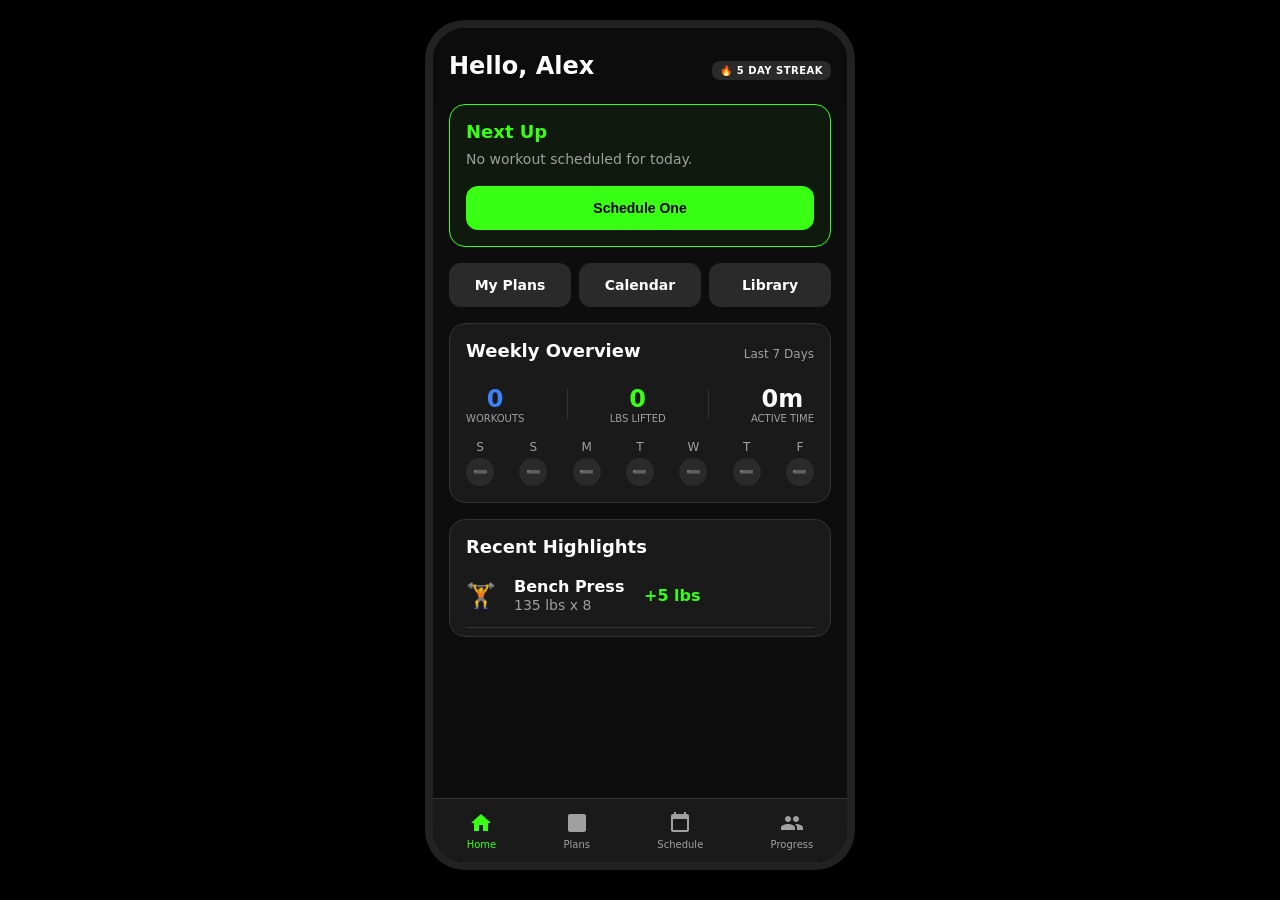
<file: index.html>
<!DOCTYPE html>
<html lang="en">
<head>
  <meta charset="UTF-8">
  <meta name="viewport" content="width=device-width, initial-scale=1.0">
  <title>Gym Planner - Home</title>
  <link rel="stylesheet" href="styles.css">
</head>
<body>
  <div id="app-container">
    <div class="header">
      <h1 id="greeting">Hello</h1>
      <div class="badge">🔥 <span id="streak">0</span> Day Streak</div>
    </div>
    
    <div class="content">
      <div class="card" style="border: 1px solid var(--accent-green); background: rgba(57, 255, 20, 0.05)">
        <h2 style="color: var(--accent-green)">Next Up</h2>
        <p class="mb-md" id="home-next-workout">Checking schedule...</p>
        <button class="btn btn-primary" id="home-start-btn" onclick="window.location='workout.html'">Start Session</button>
      </div>
      
      <div class="flex-row gap-sm mb-md">
        <a href="plans.html" class="btn" style="flex:1">My Plans</a>
        <a href="calendar.html" class="btn" style="flex:1">Calendar</a>
        <a href="exercises.html" class="btn" style="flex:1">Library</a>
      </div>
      
      <div class="card">
        <div class="flex-row justify-between mb-sm">
          <h2>Weekly Overview</h2>
          <span class="text-secondary" style="font-size:12px">Last 7 Days</span>
        </div>
        
        <div class="flex-row justify-between mb-md mt-md">
          <div style="text-align:center">
            <div style="font-size:24px; font-weight:bold; color:var(--accent-blue)" id="wo-count">0</div>
            <div style="font-size:10px; color:var(--text-secondary); text-transform:uppercase">Workouts</div>
          </div>
          <div style="width:1px; height:30px; background:var(--border-color)"></div>
          <div style="text-align:center">
            <div style="font-size:24px; font-weight:bold; color:var(--accent-green)" id="wo-volume">0</div>
            <div style="font-size:10px; color:var(--text-secondary); text-transform:uppercase">Lbs Lifted</div>
          </div>
          <div style="width:1px; height:30px; background:var(--border-color)"></div>
          <div style="text-align:center">
            <div style="font-size:24px; font-weight:bold; color:var(--text-primary)" id="wo-time">0m</div>
            <div style="font-size:10px; color:var(--text-secondary); text-transform:uppercase">Active Time</div>
          </div>
        </div>

        <div class="flex-row justify-between" id="weekly-dots">
          <!-- Generated via JS -->
        </div>
      </div>
      
      <div class="card" style="padding-bottom: 8px;">
        <h2>Recent Highlights</h2>
        
        <div class="workout-row" style="cursor:pointer" onclick="toggleChart('chart-1')">
          <div style="font-size:24px" id="hl-img">🏋️</div>
          <div>
            <strong>Bench Press</strong>
            <p>135 lbs x 8</p>
          </div>
          <div class="text-green text-sm" style="font-weight:bold">+5 lbs</div>
        </div>
        
        <!-- Progress Chart Dropdown -->
        <div class="chart-card" id="chart-1">
          <div class="flex-row justify-between mb-sm" style="color:var(--text-secondary)">
            <div style="font-size:12px; font-weight:bold; display:flex; align-items:center; gap:4px">
              <svg width="14" height="14" viewBox="0 0 24 24" fill="none" stroke="currentColor" stroke-width="2" stroke-linecap="round" stroke-linejoin="round" style="color:var(--accent-blue)"><polyline points="22 7 13.5 15.5 8.5 10.5 2 17"></polyline><polyline points="16 7 22 7 22 13"></polyline></svg>
              Exercise Progress
            </div>
            <div style="font-size:10px">Last 8 weeks</div>
          </div>
          
          <div class="chart-stats">
            <div class="chart-stat-item">
              <div class="chart-stat-val" style="color:var(--accent-blue)">135</div>
              <div class="chart-stat-label">Current (lbs)</div>
            </div>
            <div class="chart-stat-item">
              <div class="chart-stat-val" style="color:var(--accent-green)">+15</div>
              <div class="chart-stat-label">Progress (lbs)</div>
            </div>
            <div class="chart-stat-item">
              <div class="chart-stat-val" style="color:var(--text-primary)">8</div>
              <div class="chart-stat-label">Best Reps</div>
            </div>
          </div>
          
          <!-- Mock SVG Chart styled for dark theme -->
          <svg class="svg-chart" viewBox="0 0 300 100" preserveAspectRatio="none">
            <line x1="0" y1="20" x2="300" y2="20" stroke="#333" stroke-width="1" stroke-dasharray="4,4"/>
            <line x1="0" y1="50" x2="300" y2="50" stroke="#333" stroke-width="1" stroke-dasharray="4,4"/>
            <line x1="0" y1="80" x2="300" y2="80" stroke="#333" stroke-width="1" stroke-dasharray="4,4"/>
            
            <path d="M 0 80 L 0 60 L 50 50 L 100 30 L 150 30 L 200 15 L 250 15 L 300 0 L 300 100 L 0 100 Z" fill="rgba(59, 130, 246, 0.2)"></path>
            
            <path d="M 0 60 L 50 50 L 100 30 L 150 30 L 200 15 L 250 15 L 300 0" fill="none" stroke="var(--accent-blue)" stroke-width="2"></path>
            
            <circle cx="0" cy="60" r="3" fill="var(--accent-blue)"></circle>
            <circle cx="50" cy="50" r="3" fill="var(--accent-blue)"></circle>
            <circle cx="100" cy="30" r="3" fill="var(--accent-blue)"></circle>
            <circle cx="150" cy="30" r="3" fill="var(--accent-blue)"></circle>
            <circle cx="200" cy="15" r="3" fill="var(--accent-blue)"></circle>
            <circle cx="250" cy="15" r="3" fill="var(--accent-blue)"></circle>
            <circle cx="300" cy="0" r="3" fill="var(--accent-blue)"></circle>
          </svg>
        </div>
      </div>
    </div>
  </div>
  
  <script src="data.js"></script>
  <script src="storage.js"></script>
  <script src="ui.js"></script>
  <script src="app.js"></script>
  <script>
    document.addEventListener('DOMContentLoaded', () => {
      const data = Storage.get();
      document.getElementById('greeting').innerText = `Hello, ${data.user.name}`;
      document.getElementById('streak').innerText = data.user.streak;
      
      const bench = data.exercises.find(e => e.name === "Bench Press");
      if(bench && bench.image.startsWith('data:')) {
        document.getElementById('hl-img').innerHTML = `<img src="${bench.image}" style="width:24px; height:24px; border-radius:4px; object-fit:cover;">`;
      }

      // Next Workout Logic
      const todayIso = new Date().toISOString().split('T')[0];
      const todaySched = (data.schedule || {})[todayIso];
      
      if(todaySched && todaySched.status === 'upcoming') {
         const plan = data.plans.find(p => p.id === todaySched.planId);
         if(plan) {
            const session = plan.sessions[todaySched.sessionIndex];
            document.getElementById('home-next-workout').innerHTML = `<strong>${plan.title}</strong><br>${session.name}`;
            document.getElementById('home-start-btn').onclick = () => window.location = `workout.html?date=${todayIso}`;
         }
      } else {
         document.getElementById('home-next-workout').innerHTML = `No workout scheduled for today.`;
         document.getElementById('home-start-btn').innerText = `Schedule One`;
         document.getElementById('home-start-btn').onclick = () => window.location = `calendar.html`;
      }

      // Weekly Overview Logic (Mocked stats based on schedule history)
      const dayNames = ['S','M','T','W','T','F','S'];
      let dotsHtml = '';
      let completedCount = 0;

      for(let i=6; i>=0; i--) {
        const d = new Date();
        d.setDate(d.getDate() - i);
        const iso = d.toISOString().split('T')[0];
        const sched = (data.schedule || {})[iso];
        
        let color = 'var(--surface-color-light)';
        let char = '➖';
        if(sched) {
          if(sched.status === 'completed') { color = 'var(--accent-blue)'; char = '✅'; completedCount++; }
          else if(sched.status === 'skipped') { color = 'var(--accent-red)'; char = '✕'; }
          else if(sched.status === 'upcoming') { color = 'var(--accent-green)'; char = '📅'; }
        }

        dotsHtml += `
          <div style="text-align:center">
            <div style="font-size:12px; color:var(--text-secondary); margin-bottom:4px">${dayNames[d.getDay()]}</div>
            <div style="width:28px; height:28px; border-radius:50%; background:${color}; display:flex; align-items:center; justify-content:center; font-size:12px; color:${color==='var(--surface-color-light)'?'var(--text-secondary)':'black'}">
               ${char}
            </div>
          </div>
        `;
      }
      document.getElementById('weekly-dots').innerHTML = dotsHtml;
      
      // Update mock counts to make it look alive
      document.getElementById('wo-count').innerText = completedCount;
      document.getElementById('wo-volume').innerText = (completedCount * 4500).toLocaleString();
      document.getElementById('wo-time').innerText = (completedCount * 45) + 'm';

      UI.renderBottomNav('index');
    });

    function toggleChart(id) {
      const el = document.getElementById(id);
      if(el.classList.contains('active')) {
        el.classList.remove('active');
      } else {
        el.classList.add('active');
      }
    }
  </script>
</body>
</html>
</file>
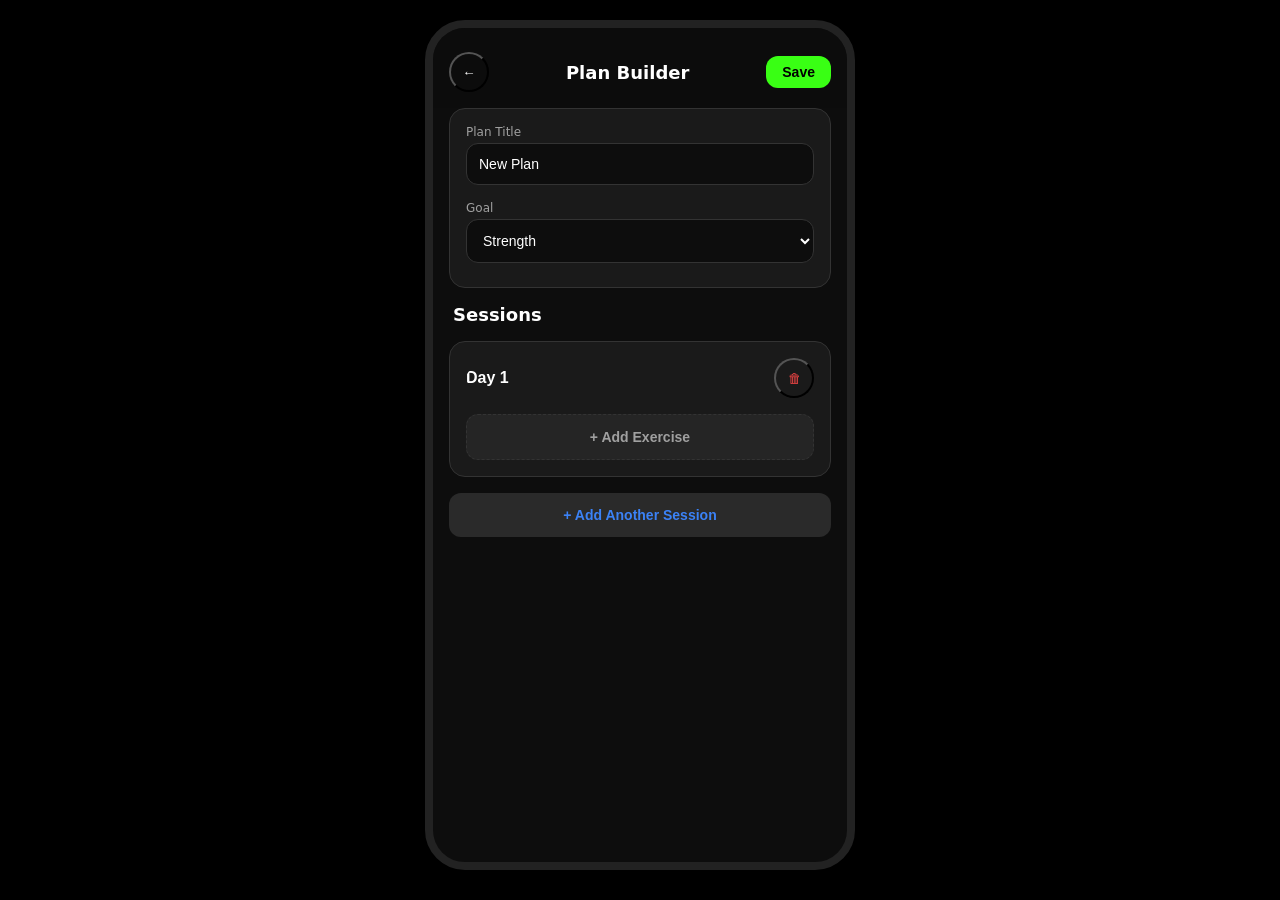
<file: builder.html>
<!DOCTYPE html>
<html lang="en">
<head>
  <meta charset="UTF-8">
  <meta name="viewport" content="width=device-width, initial-scale=1.0">
  <title>Gym Planner - Builder</title>
  <link rel="stylesheet" href="styles.css">
  <style>
    .exercise-picker-item {
      display: flex;
      align-items: center;
      justify-content: space-between;
      padding: 12px;
      border-bottom: 1px solid var(--border-color);
      cursor: pointer;
    }
    .exercise-picker-item:hover {
      background: var(--surface-color-light);
    }
  </style>
</head>
<body>
  <div id="app-container">
    <div class="header">
      <button class="btn-icon" onclick="goBack()">←</button>
      <h2 style="margin:0">Plan Builder</h2>
      <button class="btn btn-primary" style="width:auto; padding:8px 16px" onclick="savePlan()">Save</button>
    </div>
    
    <div class="content" id="builder-content">
      <!-- Generated by JS -->
    </div>
  </div>

  <!-- Exercise Picker Modal (Bottom Sheet) -->
  <div class="modal-overlay bottom-sheet" id="exercise-picker-modal">
    <div class="modal-content" style="padding:0; display:flex; flex-direction:column; height:85vh;">
      <div class="header" style="padding:20px; background:var(--surface-color); border-bottom:1px solid var(--border-color); border-radius: 24px 24px 0 0; position:sticky; top:0; z-index:10;">
        <h2 style="margin:0">Add Exercise</h2>
        <button class="btn" style="width:auto; padding:6px 12px; font-size:12px; background:var(--surface-color-light)" onclick="closePicker()">Close</button>
      </div>
      
      <div style="padding:16px;">
        <input type="text" id="picker-search" class="input" placeholder="Search exercises..." onkeyup="renderPickerList()">
      </div>
      
      <div style="flex:1; overflow-y:auto; padding:0 16px 16px 16px;" id="picker-list">
        <!-- Rendered via JS -->
      </div>
    </div>
  </div>

  <script src="data.js"></script>
  <script src="storage.js"></script>
  <script src="ui.js"></script>
  <script src="app.js"></script>
  <script>
    const urlParams = new URLSearchParams(window.location.search);
    const planId = urlParams.get('id'); 
    
    let currentPlan = null;
    let allExercises = [];
    let activeSessionIndex = -1;

    document.addEventListener('DOMContentLoaded', () => {
      const data = Storage.get();
      allExercises = data.exercises;
      
      if(planId) {
         // clone to avoid mutating before save
         const existing = data.plans.find(p => p.id === planId);
         if(existing) {
             currentPlan = JSON.parse(JSON.stringify(existing));
         }
      }
      
      if(!currentPlan) {
          // Fallback if not found or new
          currentPlan = {
            id: planId || 'p' + Date.now(),
            title: "New Plan",
            goal: "Strength",
            sessionsPerWeek: 3,
            difficulty: "Intermediate",
            tags: ["Custom"],
            sessions: [ { name: "Day 1", exercises: [] } ]
          };
      }

      renderBuilder();
    });
    
    function goBack() {
        if(confirm("Discard unsaved changes?")) {
            window.location = 'plans.html';
        }
    }

    function savePlan() {
      // Sync basic details
      currentPlan.title = document.getElementById('plan-title').value;
      currentPlan.goal = document.getElementById('plan-goal').value;
      
      // Update session names
      currentPlan.sessions.forEach((s, idx) => {
          const nameInput = document.getElementById(`session-name-${idx}`);
          if(nameInput) s.name = nameInput.value;
      });

      const data = Storage.get();
      const existingIdx = data.plans.findIndex(p => p.id === currentPlan.id);
      
      if(existingIdx >= 0) {
          data.plans[existingIdx] = currentPlan;
      } else {
          data.plans.unshift(currentPlan);
      }
      Storage.save();
      
      UI.toast('Plan Saved!');
      setTimeout(() => window.location = 'plans.html', 1000);
    }

    function addSession() {
        currentPlan.sessions.push({
            name: `Day ${currentPlan.sessions.length + 1}`,
            exercises: []
        });
        renderBuilder();
    }
    
    function deleteSession(idx) {
        if(confirm("Remove this session?")) {
            currentPlan.sessions.splice(idx, 1);
            renderBuilder();
        }
    }

    function removeExercise(sIdx, eIdx) {
        currentPlan.sessions[sIdx].exercises.splice(eIdx, 1);
        renderBuilder();
    }
    
    function updateExerciseProp(sIdx, eIdx, field, val) {
        currentPlan.sessions[sIdx].exercises[eIdx][field] = Number(val);
    }

    function openPicker(sIdx) {
        activeSessionIndex = sIdx;
        document.getElementById('picker-search').value = '';
        renderPickerList();
        document.getElementById('exercise-picker-modal').classList.add('active');
    }

    function closePicker() {
        document.getElementById('exercise-picker-modal').classList.remove('active');
    }

    function renderPickerList() {
        const q = document.getElementById('picker-search').value.toLowerCase();
        const list = document.getElementById('picker-list');
        list.innerHTML = '';
        
        const filtered = allExercises.filter(e => e.name.toLowerCase().includes(q) || e.primaryMuscle.toLowerCase().includes(q));
        
        filtered.forEach(ex => {
            const el = document.createElement('div');
            el.className = 'exercise-picker-item';
            
            let imgHtml = `<div style="font-size:24px; margin-right:12px; min-width:30px; text-align:center">${ex.image}</div>`;
            if (ex.image && ex.image.startsWith('data:')) {
               imgHtml = `<img src="${ex.image}" style="width:30px; height:30px; border-radius:4px; object-fit:cover; margin-right:12px">`;
            }
            
            el.innerHTML = `
              <div class="flex-row" style="flex:1">
                ${imgHtml}
                <div>
                  <strong style="color:var(--text-primary); font-size:14px">${ex.name}</strong>
                  <div style="font-size:10px; color:var(--text-secondary)">${ex.primaryMuscle}</div>
                </div>
              </div>
              <button class="btn btn-primary" style="width:auto; padding:4px 12px; font-size:12px;">Add</button>
            `;
            
            el.onclick = () => {
                let trackMode = (ex.durationSec && ex.durationSec > 0) ? 'timer' : 'reps';
                let newEx = {
                    exerciseId: ex.id,
                    trackingMode: trackMode,
                    sets: ex.defaultSets || 3
                };
                
                if(trackMode === 'reps') {
                    newEx.targetReps = ex.defaultReps || 10;
                    newEx.weight = ex.defaultWeight || 0;
                } else {
                    newEx.durationSec = ex.durationSec || 60;
                }
                
                currentPlan.sessions[activeSessionIndex].exercises.push(newEx);
                UI.toast(`Added ${ex.name}`);
                closePicker();
                renderBuilder();
            };
            
            list.appendChild(el);
        });
    }

    function renderBuilder() {
      const content = document.getElementById('builder-content');

      let html = `
        <div class="card">
          <div class="input-group">
            <label>Plan Title</label>
            <input type="text" id="plan-title" class="input" value="${currentPlan.title}">
          </div>
          <div class="input-group mb-sm">
            <label>Goal</label>
            <select id="plan-goal" class="select">
              <option ${currentPlan.goal==='Strength'?'selected':''}>Strength</option>
              <option ${currentPlan.goal==='Hypertrophy'?'selected':''}>Hypertrophy</option>
              <option ${currentPlan.goal==='Endurance'?'selected':''}>Endurance</option>
              <option ${currentPlan.goal==='Strength & Control'?'selected':''}>Strength & Control</option>
              <option ${currentPlan.goal==='Skill Acquisition'?'selected':''}>Skill Acquisition</option>
              <option ${currentPlan.goal==='Core Strength'?'selected':''}>Core Strength</option>
            </select>
          </div>
        </div>
        <h2 class="mt-md mb-md text-primary" style="padding-left:4px">Sessions</h2>
      `;

      currentPlan.sessions.forEach((session, sIdx) => {
        let exHtml = session.exercises.map((ex, eIdx) => {
           const exData = allExercises.find(e => e.id === ex.exerciseId) || {name: "Unknown", image:"❓"};
           
           let trackingControls = '';
           if(ex.trackingMode === 'reps') {
              trackingControls = `
                <div class="flex-row gap-sm mt-sm">
                   <div style="flex:1"><label style="font-size:10px; color:var(--text-secondary)">Sets</label><input type="number" class="input" style="padding:6px; font-size:14px" value="${ex.sets}" onchange="updateExerciseProp(${sIdx}, ${eIdx}, 'sets', this.value)"></div>
                   <div style="flex:1"><label style="font-size:10px; color:var(--text-secondary)">Reps</label><input type="number" class="input" style="padding:6px; font-size:14px" value="${ex.targetReps}" onchange="updateExerciseProp(${sIdx}, ${eIdx}, 'targetReps', this.value)"></div>
                   <div style="flex:1"><label style="font-size:10px; color:var(--text-secondary)">Wt (lbs)</label><input type="number" class="input" style="padding:6px; font-size:14px" value="${ex.weight !== undefined ? ex.weight : (exData.defaultWeight || 0)}" onchange="updateExerciseProp(${sIdx}, ${eIdx}, 'weight', this.value)"></div>
                </div>
              `;
           } else {
              trackingControls = `
                <div class="flex-row gap-sm mt-sm">
                   <div style="flex:1"><label style="font-size:10px; color:var(--text-secondary)">Sets</label><input type="number" class="input" style="padding:6px; font-size:14px" value="${ex.sets}" onchange="updateExerciseProp(${sIdx}, ${eIdx}, 'sets', this.value)"></div>
                   <div style="flex:2"><label style="font-size:10px; color:var(--text-secondary)">Duration (sec)</label><input type="number" class="input" style="padding:6px; font-size:14px" value="${ex.durationSec || exData.durationSec || 60}" onchange="updateExerciseProp(${sIdx}, ${eIdx}, 'durationSec', this.value)"></div>
                </div>
              `;
           }

           let imgHtml = `<span style="margin-right:8px">${exData.image}</span>`;
           if (exData.image && exData.image.startsWith('data:')) {
               imgHtml = `<img src="${exData.image}" style="width:20px; height:20px; border-radius:4px; object-fit:cover; margin-right:8px; display:inline-block; vertical-align:middle;">`;
           }

           return `
            <div style="background:var(--bg-color); padding:12px; border-radius:var(--radius-md); margin-bottom:8px; border:1px solid var(--border-color)">
              <div class="flex-row justify-between align-center">
                <strong style="display:flex; align-items:center; font-size:14px; color:var(--text-primary)">
                  ${imgHtml} ${exData.name}
                </strong>
                <button class="btn-icon" style="width:24px; height:24px; padding:0; color:var(--accent-red)" onclick="removeExercise(${sIdx}, ${eIdx})">✕</button>
              </div>
              ${trackingControls}
            </div>
           `;
        }).join('');

        html += `
          <div class="card" style="border: 1px solid var(--border-color)">
            <div class="flex-row justify-between mb-md align-center">
              <input type="text" id="session-name-${sIdx}" class="input" value="${session.name}" style="background:transparent; border:none; padding:0; font-size:16px; font-weight:bold; color:var(--text-primary); outline:none; flex:1" placeholder="Session Name">
              <button class="btn-icon text-red" style="padding:4px; margin-left:8px;" onclick="deleteSession(${sIdx})">🗑</button>
            </div>
            ${exHtml}
            <button class="btn mt-sm" style="background:rgba(255,255,255,0.05); border:1px dashed var(--border-color); color:var(--text-secondary)" onclick="openPicker(${sIdx})">+ Add Exercise</button>
          </div>
        `;
      });

      html += `<button class="btn mb-lg" style="background:var(--surface-color-light); color:var(--accent-blue)" onclick="addSession()">+ Add Another Session</button>`;
      content.innerHTML = html;
    }
  </script>
</body>
</html>
</file>
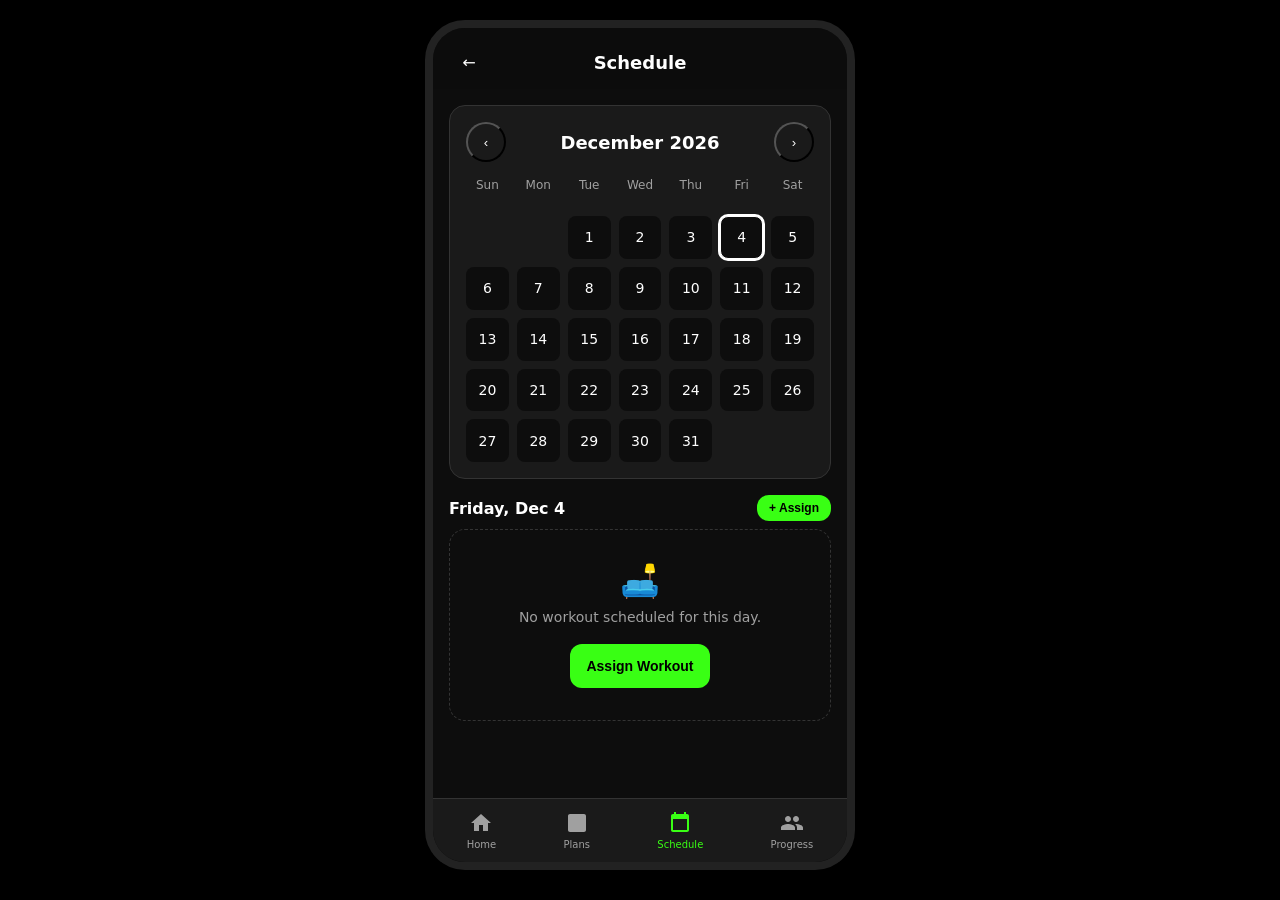
<file: calendar.html>
<!DOCTYPE html>
<html lang="en">
<head>
  <meta charset="UTF-8">
  <meta name="viewport" content="width=device-width, initial-scale=1.0">
  <title>Gym Planner - Calendar</title>
  <link rel="stylesheet" href="styles.css">
</head>
<body>
  <div id="app-container">
    <div class="header" style="justify-content:center; position:relative;">
      <a href="main.html" class="btn-icon" style="position:absolute; left:16px;">←</a>
      <h1 style="margin:0; font-size:18px">Schedule</h1>
    </div>
    
    <div class="content" style="padding-top:16px">
      <div class="card" style="padding: 16px;">
        <div class="flex-row justify-between mb-md">
          <button class="btn-icon" onclick="changeMonth(-1)">‹</button>
          <h2 style="margin:0; color:var(--text-primary)" id="month-year-display">October 2023</h2>
          <button class="btn-icon" onclick="changeMonth(1)">›</button>
        </div>
        
        <div class="calendar-grid" id="calendar-header">
          <div class="calendar-day-header">Sun</div>
          <div class="calendar-day-header">Mon</div>
          <div class="calendar-day-header">Tue</div>
          <div class="calendar-day-header">Wed</div>
          <div class="calendar-day-header">Thu</div>
          <div class="calendar-day-header">Fri</div>
          <div class="calendar-day-header">Sat</div>
        </div>
        <div class="calendar-grid" id="calendar-body">
          <!-- Generated by JS -->
        </div>
      </div>
      
      <div class="flex-row justify-between mb-sm mt-md align-center">
        <h3 id="selected-date-title" style="color:var(--text-primary); margin:0;">Selected Date</h3>
        <button class="btn btn-primary" style="width:auto; padding:6px 12px; font-size:12px" onclick="openScheduleModal()">+ Assign</button>
      </div>
      
      <div id="selected-date-content">
        <!-- Details populated by JS -->
      </div>
    </div>
  </div>

  <!-- Scheduling Modal (Bottom Sheet) -->
  <div class="modal-overlay bottom-sheet" id="schedule-modal">
    <div class="modal-content">
      <div class="flex-row justify-between mb-md">
        <h2 style="margin:0">Assign Workout</h2>
        <button class="btn-icon" style="background:var(--surface-color-light)" onclick="closeModals()">✕</button>
      </div>
      
      <div class="input-group">
        <label>Select Plan</label>
        <select class="select" id="sched-plan-select" onchange="updateSessionOptions()">
          <!-- Populated via JS -->
        </select>
      </div>

      <div class="input-group">
        <label>Select Session</label>
        <select class="select" id="sched-session-select">
          <!-- Populated via JS -->
        </select>
      </div>

      <div class="input-group">
        <label>Repeat</label>
        <select class="select" id="sched-repeat">
          <option value="none">Does not repeat</option>
          <option value="weekly">Weekly (Next 4 Weeks)</option>
        </select>
      </div>

      <button class="btn btn-primary" style="margin-top:16px" onclick="saveSchedule()">Schedule It</button>
    </div>
  </div>

  <script src="data.js"></script>
  <script src="storage.js"></script>
  <script src="ui.js"></script>
  <script src="app.js"></script>
  <script>
    let currentDate = new Date();
    let selectedDateString = "";
    const months = ["January", "February", "March", "April", "May", "June", "July", "August", "September", "October", "November", "December"];

    document.addEventListener('DOMContentLoaded', () => {
      UI.renderBottomNav('calendar');
      
      // Default to today
      const todayStr = getIsoDate(new Date());
      selectDate(todayStr);
      renderCalendar();
    });

    function getIsoDate(date) {
      const offset = date.getTimezoneOffset()
      date = new Date(date.getTime() - (offset*60*1000))
      return date.toISOString().split('T')[0];
    }

    function changeMonth(delta) {
      currentDate.setMonth(currentDate.getMonth() + delta);
      renderCalendar();
    }

    function renderCalendar() {
      const year = currentDate.getFullYear();
      const month = currentDate.getMonth();
      document.getElementById('month-year-display').innerText = `${months[month]} ${year}`;

      const firstDay = new Date(year, month, 1).getDay();
      const daysInMonth = new Date(year, month + 1, 0).getDate();
      const todayIso = getIsoDate(new Date());

      const data = Storage.get();
      const schedule = data.schedule || {};

      const calBody = document.getElementById('calendar-body');
      calBody.innerHTML = '';

      // Padding for first day
      for (let i = 0; i < firstDay; i++) {
        const cell = document.createElement('div');
        cell.className = 'calendar-day empty';
        calBody.appendChild(cell);
      }

      // Days of the month
      for (let i = 1; i <= daysInMonth; i++) {
        const cellDate = new Date(year, month, i);
        const isoDate = getIsoDate(cellDate);
        
        const cell = document.createElement('div');
        cell.className = 'calendar-day';
        cell.innerText = i;
        
        if(isoDate === todayIso) {
          cell.classList.add('today');
        }

        if(isoDate === selectedDateString) {
           cell.style.boxShadow = "0 0 0 2px var(--text-primary)";
        }

        if(schedule[isoDate]) {
          const status = schedule[isoDate].status;
          if(status === 'completed') cell.classList.add('done');
          else if(status === 'skipped') cell.classList.add('skipped');
          else cell.classList.add('upcoming');
        }

        cell.onclick = () => {
          selectDate(isoDate);
          renderCalendar(); // Re-render to update the selection highlight
        };

        calBody.appendChild(cell);
      }
    }

    function selectDate(isoDate) {
      selectedDateString = isoDate;
      const displayDate = new Date(isoDate);
      const offset = displayDate.getTimezoneOffset();
      displayDate.setTime(displayDate.getTime() + (offset*60*1000));
      
      document.getElementById('selected-date-title').innerText = displayDate.toLocaleDateString(undefined, { weekday: 'long', month: 'short', day: 'numeric' });
      
      const data = Storage.get();
      const sched = (data.schedule || {})[isoDate];
      const content = document.getElementById('selected-date-content');

      if(sched) {
        const plan = data.plans.find(p => p.id === sched.planId);
        const session = plan ? plan.sessions[sched.sessionIndex] : null;
        
        if(plan && session) {
          let exercisesHtml = session.exercises.map(e => {
            const exData = data.exercises.find(x => x.id === e.exerciseId);
            const wght = e.weight !== undefined ? e.weight : (exData ? exData.defaultWeight : 0);
            return `
              <div class="flex-row justify-between align-center" style="font-size:12px; color:var(--text-secondary); margin-bottom:8px; border-bottom:1px solid rgba(255,255,255,0.05); padding-bottom:4px">
                 <div style="flex:2; color:var(--text-primary)">• ${exData ? exData.name : 'Unknown'}</div>
                 <div style="flex:1; text-align:right">${e.sets} sets</div>
                 <div style="flex:1; text-align:right">${wght > 0 ? wght+'lbs' : 'Bodyweight'}</div>
              </div>`;
          }).join('');

          let statusBadge = '';
          let actionButtons = '';
          
          if(sched.status === 'completed') {
             statusBadge = '<div class="badge" style="background:var(--accent-blue); color:black">Done</div>';
             actionButtons = `<button class="btn" style="width:100%" onclick="window.location='progress.html'">View in Progress</button>`;
          }
          else if(sched.status === 'skipped') {
             statusBadge = '<div class="badge" style="background:var(--accent-red); color:white">Skipped</div>';
             actionButtons = `<button class="btn" style="width:100%" onclick="unskipDate('${isoDate}')">Restore Schedule</button>`;
          }
          else {
             statusBadge = '<div class="badge" style="background:var(--surface-color-light); border:1px solid var(--accent-green); color:var(--accent-green)">Upcoming</div>';
             actionButtons = `
                <div class="flex-row gap-sm">
                  <button class="btn btn-primary" style="flex:2" onclick="window.location='workout.html?date=${isoDate}&plan=${plan.id}&session=${sched.sessionIndex}'">Start Session</button>
                  <button class="btn" style="flex:1; background:var(--surface-color-light); color:var(--accent-red)" onclick="markSkipped('${isoDate}')">Skip</button>
                </div>
              `;
          }

          let notesHtml = '';
          if(sched.notes) {
             notesHtml = `<div style="margin-top:12px; padding:12px; background:rgba(255,255,255,0.05); border-radius:var(--radius-sm)"><strong style="font-size:12px; color:var(--accent-blue)">Notes:</strong><p style="font-size:12px; margin-top:4px">${sched.notes}</p></div>`;
          }

          content.innerHTML = `
            <div class="card" style="border-left: 4px solid var(${sched.status === 'completed' ? '--accent-blue' : sched.status === 'skipped' ? '--accent-red' : '--accent-green'})">
              <div class="flex-row justify-between mb-sm align-center">
                <div>
                  <strong style="display:block; font-size:16px; color:var(--text-primary)">${plan.title}</strong>
                  <span class="text-secondary" style="font-size:14px">${session.name}</span>
                </div>
                ${statusBadge}
              </div>
              <div class="mb-md mt-sm" style="background:var(--bg-color); padding:12px; border-radius:var(--radius-md)">
                ${exercisesHtml}
              </div>
              ${actionButtons}
              ${notesHtml}
              <button class="btn-icon" style="position:absolute; top:8px; right:8px; color:var(--text-secondary); width:24px; height:24px" onclick="removeSchedule('${isoDate}')">🗑</button>
            </div>
          `;
        } else {
          content.innerHTML = `<p class="text-secondary">Data error: Workout details missing.</p>`;
        }
      } else {
        content.innerHTML = `
          <div class="card" style="text-align:center; padding:32px 16px; border: 1px dashed var(--border-color); background: transparent">
            <div style="font-size:32px; margin-bottom:8px">🛋️</div>
            <p class="text-secondary mb-md">No workout scheduled for this day.</p>
            <button class="btn btn-primary" style="width:auto" onclick="openScheduleModal()">Assign Workout</button>
          </div>
        `;
      }
    }

    function markSkipped(isoDate) {
      const data = Storage.get();
      if(data.schedule[isoDate]) {
        data.schedule[isoDate].status = 'skipped';
        Storage.save();
        renderCalendar();
        selectDate(isoDate);
        UI.toast('Marked as skipped');
      }
    }
    
    function unskipDate(isoDate) {
      const data = Storage.get();
      if(data.schedule[isoDate]) {
        data.schedule[isoDate].status = 'upcoming';
        Storage.save();
        renderCalendar();
        selectDate(isoDate);
      }
    }

    function removeSchedule(isoDate) {
      if(confirm("Remove this scheduled session?")) {
         const data = Storage.get();
         delete data.schedule[isoDate];
         Storage.save();
         renderCalendar();
         selectDate(isoDate);
      }
    }

    function openScheduleModal() {
      const data = Storage.get();
      const planSelect = document.getElementById('sched-plan-select');
      planSelect.innerHTML = data.plans.map(p => `<option value="${p.id}">${p.title}</option>`).join('');
      
      updateSessionOptions();
      document.getElementById('schedule-modal').classList.add('active');
    }

    function updateSessionOptions() {
      const data = Storage.get();
      const planId = document.getElementById('sched-plan-select').value;
      const plan = data.plans.find(p => p.id === planId);
      const sessSelect = document.getElementById('sched-session-select');
      
      if(plan && plan.sessions.length > 0) {
        sessSelect.innerHTML = plan.sessions.map((s, idx) => `<option value="${idx}">${s.name}</option>`).join('');
      } else {
        sessSelect.innerHTML = `<option disabled>No sessions in this plan</option>`;
      }
    }

    function saveSchedule() {
      const planId = document.getElementById('sched-plan-select').value;
      const sessionIndex = parseInt(document.getElementById('sched-session-select').value);
      const repeat = document.getElementById('sched-repeat').value;

      if(!planId || isNaN(sessionIndex)) return;

      const data = Storage.get();
      if(!data.schedule) data.schedule = {};

      data.schedule[selectedDateString] = { planId, sessionIndex, status: 'upcoming' };

      if(repeat === 'weekly') {
        let d = new Date(selectedDateString);
        const offset = d.getTimezoneOffset();
        d.setTime(d.getTime() + (offset*60*1000));

        for(let i=1; i<=4; i++) {
          d.setDate(d.getDate() + 7);
          data.schedule[getIsoDate(d)] = { planId, sessionIndex, status: 'upcoming' };
        }
      }

      Storage.save();
      closeModals();
      renderCalendar();
      selectDate(selectedDateString);
      UI.toast("Workout scheduled!");
    }

    function closeModals() {
      document.querySelectorAll('.modal-overlay').forEach(el => el.classList.remove('active'));
    }
  </script>
</body>
</html>
</file>
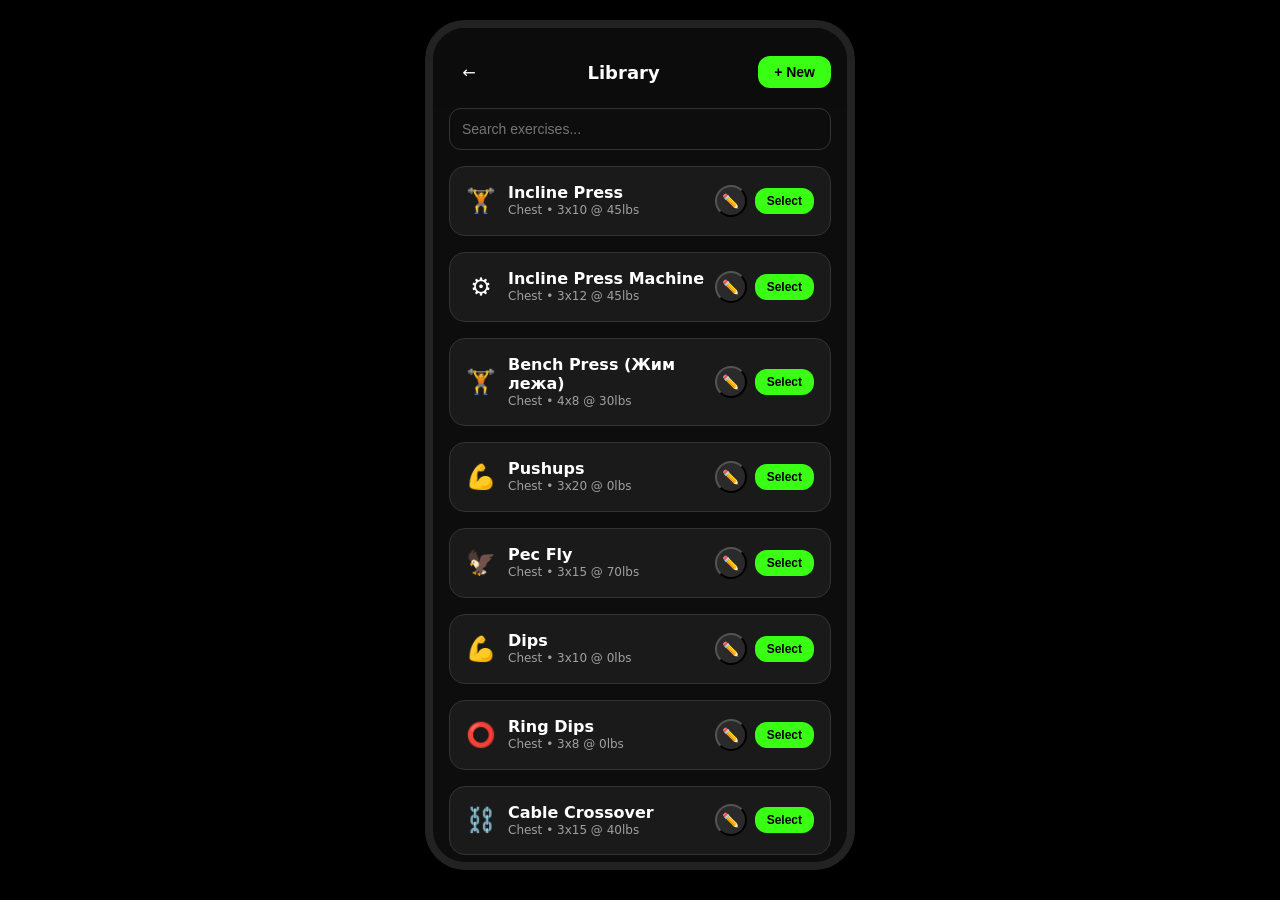
<file: exercises.html>
<!DOCTYPE html>
<html lang="en">
<head>
  <meta charset="UTF-8">
  <meta name="viewport" content="width=device-width, initial-scale=1.0">
  <title>Gym Planner - Exercises</title>
  <link rel="stylesheet" href="styles.css">
</head>
<body>
  <div id="app-container">
    <div class="header">
      <a href="javascript:history.back()" class="btn-icon text-center">←</a>
      <h2 style="margin:0">Library</h2>
      <button class="btn btn-primary" style="width:auto; padding:8px 16px" onclick="openExerciseModal()">+ New</button>
    </div>
    
    <div class="content">
      <div class="input-group">
        <input type="text" id="search-input" class="input" placeholder="Search exercises..." onkeyup="filterList()">
      </div>
      
      <div id="exercise-list"></div>
    </div>
    
    <!-- Custom Exercise Modal (Bottom Sheet style) -->
    <div class="modal-overlay bottom-sheet" id="custom-modal">
      <div class="modal-content" style="background:var(--bg-color); color:var(--text-primary); height:90vh; display:flex; flex-direction:column; padding:0">
        
        <div class="header" style="padding:20px; background:var(--bg-color); border-bottom:1px solid var(--border-color); border-radius: 24px 24px 0 0; position:sticky; top:0;">
          <h2 style="margin:0" id="modal-title">New Exercise</h2>
          <button class="btn" style="width:auto; padding:6px 12px; font-size:12px; background:var(--surface-color-light)" onclick="closeModal()">Close</button>
        </div>
        
        <div style="padding:20px; overflow-y:auto; flex:1">
          <input type="hidden" id="ce-id" value="">
          
          <div class="input-group">
            <label>Name</label>
            <input type="text" id="ce-name" class="input" placeholder="e.g. Ring Muscle Up">
          </div>
          
          <div class="input-group">
            <label>Primary Muscle</label>
            <input type="text" id="ce-muscle" class="input" placeholder="e.g. Back/Chest">
          </div>

          <div class="flex-row gap-sm">
            <div class="input-group" style="flex:1">
              <label>Default Sets</label>
              <input type="number" id="ce-sets" class="input" value="3">
            </div>
            <div class="input-group" style="flex:1">
              <label>Default Reps</label>
              <input type="number" id="ce-reps" class="input" value="10">
            </div>
            <div class="input-group" style="flex:1">
              <label>Default Wt(lbs)</label>
              <input type="number" id="ce-weight" class="input" value="0">
            </div>
          </div>
          
          <!-- Image Upload Area -->
          <div style="margin-top: 12px; margin-bottom: 24px;">
            <label style="font-size: 12px; color: var(--text-secondary); margin-bottom: 4px; display:block;">Image</label>
            <div class="image-upload-box" id="img-upload-box" onclick="document.getElementById('ce-image-input').click()">
              <span>Add picture</span>
            </div>
            <input type="file" id="ce-image-input" style="display:none" accept="image/*" onchange="previewImage(event)">
          </div>
          
          <div class="flex-row gap-sm mb-md">
            <button class="btn btn-primary" style="flex:2" onclick="saveCustom()">Save Exercise</button>
            <button class="btn" style="flex:1; background:rgba(239, 68, 68, 0.1); color:var(--accent-red); border:1px solid var(--accent-red); display:none" id="delete-btn" onclick="deleteExercise()">Delete</button>
          </div>
        </div>
      </div>
    </div>
  </div>

  <script src="data.js"></script>
  <script src="storage.js"></script>
  <script src="ui.js"></script>
  <script src="app.js"></script>
  <script>
    let currentImageBase64 = null;
    let exercises = [];

    document.addEventListener('DOMContentLoaded', () => {
      exercises = Storage.get().exercises;
      renderList(exercises);
    });

    function filterList() {
      const q = document.getElementById('search-input').value.toLowerCase();
      const filtered = exercises.filter(e => e.name.toLowerCase().includes(q) || e.primaryMuscle.toLowerCase().includes(q));
      renderList(filtered);
    }
    
    function renderList(listToRender) {
      const list = document.getElementById('exercise-list');
      list.innerHTML = '';
      listToRender.forEach(ex => {
        const div = document.createElement('div');
        div.className = 'card flex-row justify-between align-center';
        
        let imgHtml = `<div style="font-size:24px; margin-right:12px; min-width:30px; text-align:center">${ex.image}</div>`;
        if (ex.image && ex.image.startsWith('data:')) {
           imgHtml = `<img src="${ex.image}" style="width:40px; height:40px; border-radius:8px; object-fit:cover; margin-right:12px">`;
        }

        div.innerHTML = `
          <div class="flex-row" style="flex:1">
            ${imgHtml}
            <div>
              <strong style="color:var(--text-primary)">${ex.name}</strong>
              <p style="font-size:12px; color:var(--text-secondary)">${ex.primaryMuscle} • ${ex.defaultSets}x${ex.defaultReps} @ ${ex.defaultWeight}lbs</p>
            </div>
          </div>
          <div class="flex-row gap-sm">
            <button class="btn-icon" style="background:var(--surface-color-light); width:32px; height:32px; font-size:14px" onclick="openExerciseModal('${ex.id}')" title="Edit">✏️</button>
            <button class="btn btn-primary" style="width:auto; padding:6px 12px; font-size:12px;" onclick="selectForPlan('${ex.id}')">Select</button>
          </div>
        `;
        list.appendChild(div);
      });
    }

    function selectForPlan(id) {
       UI.toast('Selected!');
       setTimeout(()=>history.back(), 500);
    }

    function openExerciseModal(id = null) {
      document.getElementById('custom-modal').classList.add('active');
      
      const delBtn = document.getElementById('delete-btn');
      
      if(id) {
        document.getElementById('modal-title').innerText = "Edit Exercise";
        const ex = exercises.find(e => e.id === id);
        document.getElementById('ce-id').value = ex.id;
        document.getElementById('ce-name').value = ex.name;
        document.getElementById('ce-muscle').value = ex.primaryMuscle;
        document.getElementById('ce-sets').value = ex.defaultSets || 3;
        document.getElementById('ce-reps').value = ex.defaultReps || 10;
        document.getElementById('ce-weight').value = ex.defaultWeight || 0;
        
        if (ex.image && ex.image.startsWith('data:')) {
           currentImageBase64 = ex.image;
           const box = document.getElementById('img-upload-box');
           box.style.backgroundImage = `url(${currentImageBase64})`;
           box.classList.add('has-image');
        } else {
           currentImageBase64 = ex.image; // emoji
           resetImageUpload();
        }
        delBtn.style.display = 'block';
      } else {
        document.getElementById('modal-title').innerText = "New Exercise";
        document.getElementById('ce-id').value = '';
        document.getElementById('ce-name').value = '';
        document.getElementById('ce-muscle').value = '';
        document.getElementById('ce-sets').value = '3';
        document.getElementById('ce-reps').value = '10';
        document.getElementById('ce-weight').value = '0';
        resetImageUpload();
        delBtn.style.display = 'none';
      }
    }

    function resetImageUpload() {
      currentImageBase64 = null;
      const box = document.getElementById('img-upload-box');
      box.style.backgroundImage = 'none';
      box.classList.remove('has-image');
    }

    function closeModal() {
      document.getElementById('custom-modal').classList.remove('active');
    }

    function previewImage(event) {
      const file = event.target.files[0];
      if (file) {
        const reader = new FileReader();
        reader.onload = function(e) {
          currentImageBase64 = e.target.result;
          const box = document.getElementById('img-upload-box');
          box.style.backgroundImage = `url(${currentImageBase64})`;
          box.classList.add('has-image');
        }
        reader.readAsDataURL(file);
      }
    }
    
    function saveCustom() {
      const id = document.getElementById('ce-id').value;
      const name = document.getElementById('ce-name').value;
      const muscle = document.getElementById('ce-muscle').value;
      const sets = parseInt(document.getElementById('ce-sets').value) || 3;
      const reps = parseInt(document.getElementById('ce-reps').value) || 10;
      const weight = parseInt(document.getElementById('ce-weight').value) || 0;
      
      if (!name) return;
      
      const data = Storage.get();
      
      if (id) {
         // Update
         const idx = data.exercises.findIndex(e => e.id === id);
         if(idx !== -1) {
            data.exercises[idx].name = name;
            data.exercises[idx].primaryMuscle = muscle || 'Full Body';
            data.exercises[idx].defaultSets = sets;
            data.exercises[idx].defaultReps = reps;
            data.exercises[idx].defaultWeight = weight;
            data.exercises[idx].image = currentImageBase64 || data.exercises[idx].image;
         }
         UI.toast('Exercise updated');
      } else {
         // Create
         data.exercises.unshift({
           id: 'e' + Date.now(),
           name,
           primaryMuscle: muscle || 'Full Body',
           category: 'custom',
           equipment: 'Custom',
           defaultSets: sets,
           defaultReps: reps,
           defaultWeight: weight,
           image: currentImageBase64 || '✨' 
         });
         UI.toast('Exercise added');
      }
      
      Storage.save();
      exercises = data.exercises;
      filterList();
      closeModal();
    }

    function deleteExercise() {
      if(!confirm("Are you sure you want to delete this exercise?")) return;
      const id = document.getElementById('ce-id').value;
      if(!id) return;
      
      const data = Storage.get();
      data.exercises = data.exercises.filter(e => e.id !== id);
      Storage.save();
      
      exercises = data.exercises;
      filterList();
      closeModal();
      UI.toast('Exercise deleted');
    }
  </script>
</body>
</html>
</file>
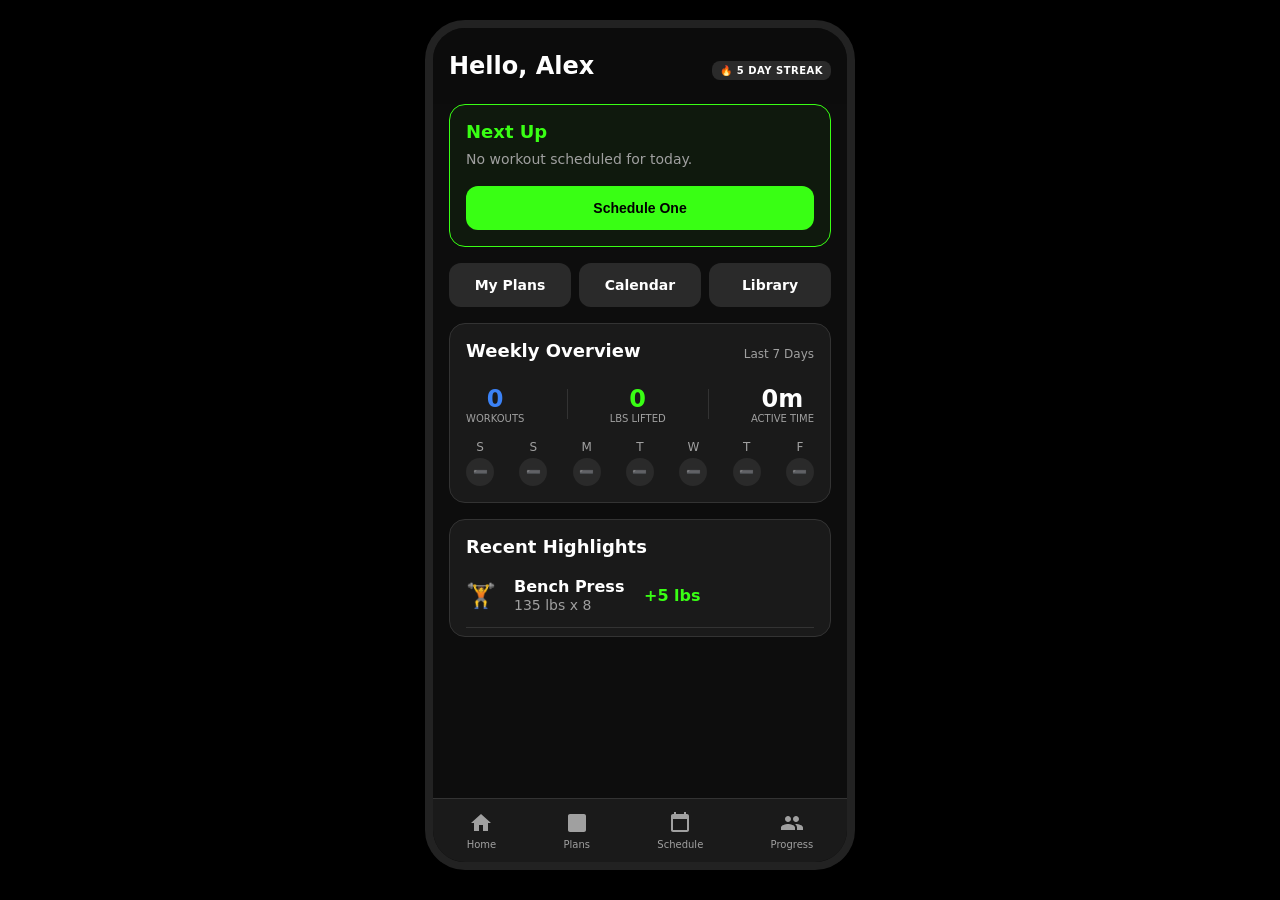
<file: main.html>
<!DOCTYPE html>
<html lang="en">
<head>
  <meta charset="UTF-8">
  <meta name="viewport" content="width=device-width, initial-scale=1.0">
  <title>Gym Planner - Home</title>
  <link rel="stylesheet" href="styles.css">
</head>
<body>
  <div id="app-container">
    <div class="header">
      <h1 id="greeting">Hello</h1>
      <div class="badge">🔥 <span id="streak">0</span> Day Streak</div>
    </div>
    
    <div class="content">
      <div class="card" style="border: 1px solid var(--accent-green); background: rgba(57, 255, 20, 0.05)">
        <h2 style="color: var(--accent-green)">Next Up</h2>
        <p class="mb-md" id="home-next-workout">Checking schedule...</p>
        <button class="btn btn-primary" id="home-start-btn" onclick="window.location='workout.html'">Start Session</button>
      </div>
      
      <div class="flex-row gap-sm mb-md">
        <a href="plans.html" class="btn" style="flex:1">My Plans</a>
        <a href="calendar.html" class="btn" style="flex:1">Calendar</a>
        <a href="exercises.html" class="btn" style="flex:1">Library</a>
      </div>
      
      <div class="card">
        <div class="flex-row justify-between mb-sm">
          <h2>Weekly Overview</h2>
          <span class="text-secondary" style="font-size:12px">Last 7 Days</span>
        </div>
        
        <div class="flex-row justify-between mb-md mt-md">
          <div style="text-align:center">
            <div style="font-size:24px; font-weight:bold; color:var(--accent-blue)" id="wo-count">0</div>
            <div style="font-size:10px; color:var(--text-secondary); text-transform:uppercase">Workouts</div>
          </div>
          <div style="width:1px; height:30px; background:var(--border-color)"></div>
          <div style="text-align:center">
            <div style="font-size:24px; font-weight:bold; color:var(--accent-green)" id="wo-volume">0</div>
            <div style="font-size:10px; color:var(--text-secondary); text-transform:uppercase">Lbs Lifted</div>
          </div>
          <div style="width:1px; height:30px; background:var(--border-color)"></div>
          <div style="text-align:center">
            <div style="font-size:24px; font-weight:bold; color:var(--text-primary)" id="wo-time">0m</div>
            <div style="font-size:10px; color:var(--text-secondary); text-transform:uppercase">Active Time</div>
          </div>
        </div>

        <div class="flex-row justify-between" id="weekly-dots">
          <!-- Generated via JS -->
        </div>
      </div>
      
      <div class="card" style="padding-bottom: 8px;">
        <h2>Recent Highlights</h2>
        
        <div class="workout-row" style="cursor:pointer" onclick="toggleChart('chart-1')">
          <div style="font-size:24px" id="hl-img">🏋️</div>
          <div>
            <strong>Bench Press</strong>
            <p>135 lbs x 8</p>
          </div>
          <div class="text-green text-sm" style="font-weight:bold">+5 lbs</div>
        </div>
        
        <!-- Progress Chart Dropdown -->
        <div class="chart-card" id="chart-1">
          <div class="flex-row justify-between mb-sm" style="color:var(--text-secondary)">
            <div style="font-size:12px; font-weight:bold; display:flex; align-items:center; gap:4px">
              <svg width="14" height="14" viewBox="0 0 24 24" fill="none" stroke="currentColor" stroke-width="2" stroke-linecap="round" stroke-linejoin="round" style="color:var(--accent-blue)"><polyline points="22 7 13.5 15.5 8.5 10.5 2 17"></polyline><polyline points="16 7 22 7 22 13"></polyline></svg>
              Exercise Progress
            </div>
            <div style="font-size:10px">Last 8 weeks</div>
          </div>
          
          <div class="chart-stats">
            <div class="chart-stat-item">
              <div class="chart-stat-val" style="color:var(--accent-blue)">135</div>
              <div class="chart-stat-label">Current (lbs)</div>
            </div>
            <div class="chart-stat-item">
              <div class="chart-stat-val" style="color:var(--accent-green)">+15</div>
              <div class="chart-stat-label">Progress (lbs)</div>
            </div>
            <div class="chart-stat-item">
              <div class="chart-stat-val" style="color:var(--text-primary)">8</div>
              <div class="chart-stat-label">Best Reps</div>
            </div>
          </div>
          
          <!-- Mock SVG Chart styled for dark theme -->
          <svg class="svg-chart" viewBox="0 0 300 100" preserveAspectRatio="none">
            <line x1="0" y1="20" x2="300" y2="20" stroke="#333" stroke-width="1" stroke-dasharray="4,4"/>
            <line x1="0" y1="50" x2="300" y2="50" stroke="#333" stroke-width="1" stroke-dasharray="4,4"/>
            <line x1="0" y1="80" x2="300" y2="80" stroke="#333" stroke-width="1" stroke-dasharray="4,4"/>
            
            <path d="M 0 80 L 0 60 L 50 50 L 100 30 L 150 30 L 200 15 L 250 15 L 300 0 L 300 100 L 0 100 Z" fill="rgba(59, 130, 246, 0.2)"></path>
            
            <path d="M 0 60 L 50 50 L 100 30 L 150 30 L 200 15 L 250 15 L 300 0" fill="none" stroke="var(--accent-blue)" stroke-width="2"></path>
            
            <circle cx="0" cy="60" r="3" fill="var(--accent-blue)"></circle>
            <circle cx="50" cy="50" r="3" fill="var(--accent-blue)"></circle>
            <circle cx="100" cy="30" r="3" fill="var(--accent-blue)"></circle>
            <circle cx="150" cy="30" r="3" fill="var(--accent-blue)"></circle>
            <circle cx="200" cy="15" r="3" fill="var(--accent-blue)"></circle>
            <circle cx="250" cy="15" r="3" fill="var(--accent-blue)"></circle>
            <circle cx="300" cy="0" r="3" fill="var(--accent-blue)"></circle>
          </svg>
        </div>
      </div>
    </div>
  </div>
  
  <script src="data.js"></script>
  <script src="storage.js"></script>
  <script src="ui.js"></script>
  <script src="app.js"></script>
  <script>
    document.addEventListener('DOMContentLoaded', () => {
      const data = Storage.get();
      document.getElementById('greeting').innerText = `Hello, ${data.user.name}`;
      document.getElementById('streak').innerText = data.user.streak;
      
      const bench = data.exercises.find(e => e.name === "Bench Press");
      if(bench && bench.image.startsWith('data:')) {
        document.getElementById('hl-img').innerHTML = `<img src="${bench.image}" style="width:24px; height:24px; border-radius:4px; object-fit:cover;">`;
      }

      // Next Workout Logic
      const todayIso = new Date().toISOString().split('T')[0];
      const todaySched = (data.schedule || {})[todayIso];
      
      if(todaySched && todaySched.status === 'upcoming') {
         const plan = data.plans.find(p => p.id === todaySched.planId);
         if(plan) {
            const session = plan.sessions[todaySched.sessionIndex];
            document.getElementById('home-next-workout').innerHTML = `<strong>${plan.title}</strong><br>${session.name}`;
            document.getElementById('home-start-btn').onclick = () => window.location = `workout.html?date=${todayIso}`;
         }
      } else {
         document.getElementById('home-next-workout').innerHTML = `No workout scheduled for today.`;
         document.getElementById('home-start-btn').innerText = `Schedule One`;
         document.getElementById('home-start-btn').onclick = () => window.location = `calendar.html`;
      }

      // Weekly Overview Logic (Mocked stats based on schedule history)
      const dayNames = ['S','M','T','W','T','F','S'];
      let dotsHtml = '';
      let completedCount = 0;

      for(let i=6; i>=0; i--) {
        const d = new Date();
        d.setDate(d.getDate() - i);
        const iso = d.toISOString().split('T')[0];
        const sched = (data.schedule || {})[iso];
        
        let color = 'var(--surface-color-light)';
        let char = '➖';
        if(sched) {
          if(sched.status === 'completed') { color = 'var(--accent-blue)'; char = '✅'; completedCount++; }
          else if(sched.status === 'skipped') { color = 'var(--accent-red)'; char = '✕'; }
          else if(sched.status === 'upcoming') { color = 'var(--accent-green)'; char = '📅'; }
        }

        dotsHtml += `
          <div style="text-align:center">
            <div style="font-size:12px; color:var(--text-secondary); margin-bottom:4px">${dayNames[d.getDay()]}</div>
            <div style="width:28px; height:28px; border-radius:50%; background:${color}; display:flex; align-items:center; justify-content:center; font-size:12px; color:${color==='var(--surface-color-light)'?'var(--text-secondary)':'black'}">
               ${char}
            </div>
          </div>
        `;
      }
      document.getElementById('weekly-dots').innerHTML = dotsHtml;
      
      // Update mock counts to make it look alive
      document.getElementById('wo-count').innerText = completedCount;
      document.getElementById('wo-volume').innerText = (completedCount * 4500).toLocaleString();
      document.getElementById('wo-time').innerText = (completedCount * 45) + 'm';

      UI.renderBottomNav('main');
    });

    function toggleChart(id) {
      const el = document.getElementById(id);
      if(el.classList.contains('active')) {
        el.classList.remove('active');
      } else {
        el.classList.add('active');
      }
    }
  </script>
</body>
</html>
</file>
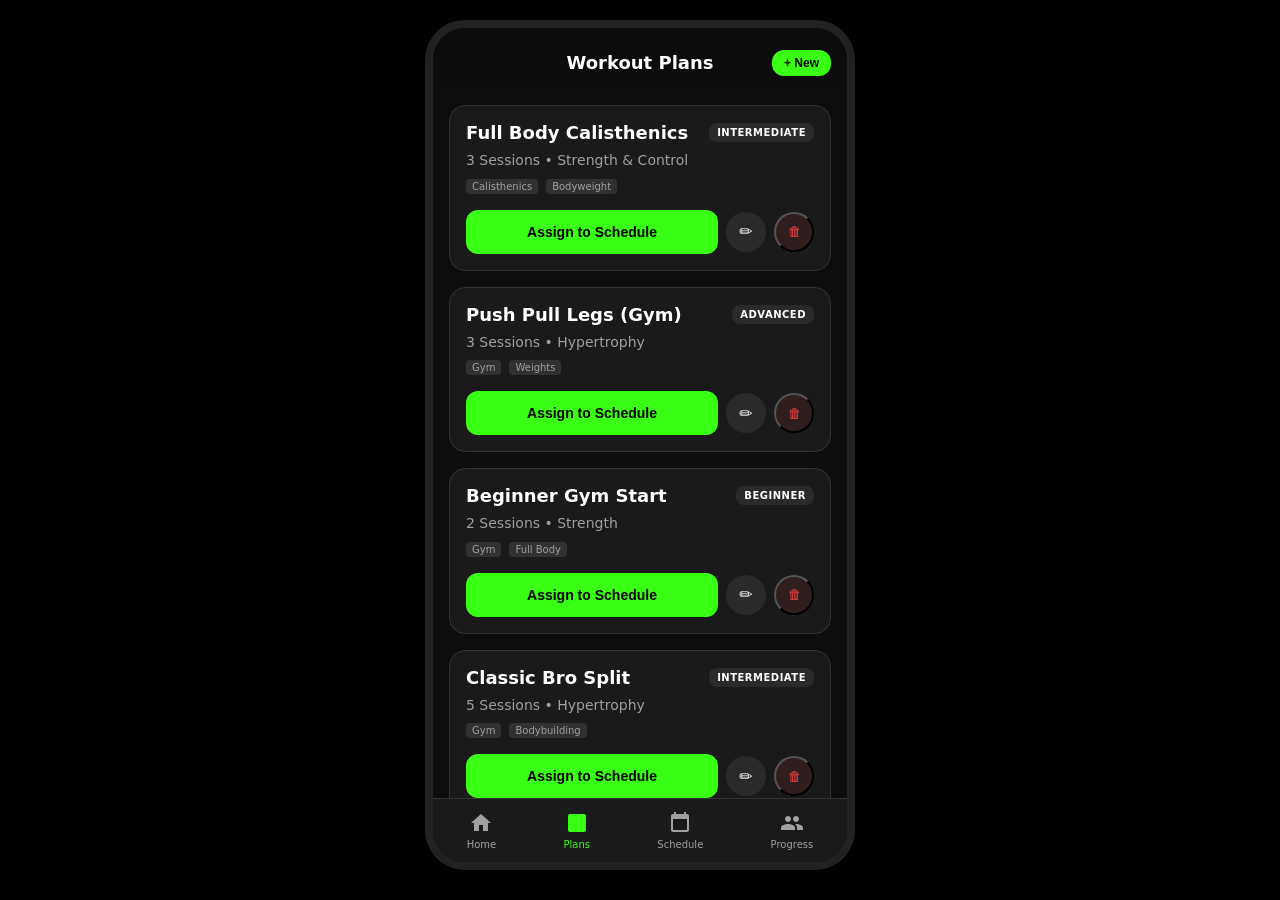
<file: plans.html>
<!DOCTYPE html>
<html lang="en">
<head>
  <meta charset="UTF-8">
  <meta name="viewport" content="width=device-width, initial-scale=1.0">
  <title>Gym Planner - Plans</title>
  <link rel="stylesheet" href="styles.css">
</head>
<body>
  <div id="app-container">
    <div class="header" style="justify-content:center; position:relative;">
      <h1 style="margin:0; font-size:18px">Workout Plans</h1>
      <button class="btn btn-primary" style="position:absolute; right:16px; width:auto; padding:6px 12px; font-size:12px" onclick="createPlan()">+ New</button>
    </div>
    
    <div class="content" id="plans-list" style="padding-top:16px">
      <!-- Plans generated by JS -->
    </div>
  </div>

  <!-- Quick Schedule Modal -->
  <div class="modal-overlay" id="quick-schedule-modal">
    <div class="modal-content">
      <div class="flex-row justify-between mb-md">
        <h2 style="margin:0">Schedule Plan</h2>
        <button class="btn-icon" style="background:var(--surface-color-light); width:30px; height:30px; padding:0" onclick="closeModals()">✕</button>
      </div>
      
      <p class="text-secondary mb-md" id="qs-plan-title" style="font-size:14px; font-weight:bold; color:var(--text-primary)"></p>
      
      <div class="input-group">
        <label>Start Date</label>
        <input type="date" class="input" id="qs-date">
      </div>

      <div class="input-group">
        <label>Pattern</label>
        <select class="select" id="qs-pattern">
          <option value="consecutive">Consecutive Days (e.g. Mon, Tue, Wed)</option>
          <option value="alternate">Alternate Days (e.g. Mon, Wed, Fri)</option>
        </select>
      </div>
      
      <div class="input-group">
        <label>Repeat</label>
        <select class="select" id="qs-repeat">
          <option value="1">Just this week</option>
          <option value="4">Repeat for 4 weeks</option>
          <option value="8">Repeat for 8 weeks</option>
        </select>
      </div>

      <button class="btn btn-primary mt-md" onclick="applyQuickSchedule()">Add to Calendar</button>
    </div>
  </div>

  <script src="data.js"></script>
  <script src="storage.js"></script>
  <script src="ui.js"></script>
  <script src="app.js"></script>
  <script>
    let activePlanIdForSchedule = null;

    document.addEventListener('DOMContentLoaded', () => {
      renderPlans();
      UI.renderBottomNav('plans');
      
      // set default date to today
      const d = new Date();
      const offset = d.getTimezoneOffset();
      d.setTime(d.getTime() - (offset*60*1000));
      document.getElementById('qs-date').value = d.toISOString().split('T')[0];
    });

    function renderPlans() {
      const data = Storage.get();
      const list = document.getElementById('plans-list');
      list.innerHTML = '';
      
      data.plans.forEach(plan => {
        const card = document.createElement('div');
        card.className = 'card';
        card.innerHTML = `
          <div class="flex-row justify-between mb-sm align-center">
            <h2 style="margin:0; color:var(--text-primary)">${plan.title}</h2>
            <div class="badge">${plan.difficulty || 'Mixed'}</div>
          </div>
          <p class="mb-sm text-secondary">${plan.sessions.length} Sessions • ${plan.goal}</p>
          <div class="flex-row gap-sm mb-md" style="flex-wrap:wrap">
            ${plan.tags ? plan.tags.map(t => `<span style="font-size:10px; background:rgba(255,255,255,0.1); padding:2px 6px; border-radius:4px; color:var(--text-secondary)">${t}</span>`).join('') : ''}
          </div>
          <div class="flex-row gap-sm">
            <button class="btn btn-primary" style="flex:2" onclick="openScheduleModal('${plan.id}')">Assign to Schedule</button>
            <a href="builder.html?id=${plan.id}" class="btn-icon" style="background:var(--surface-color-light); width:40px; height:40px" title="Edit">✏️</a>
            <button class="btn-icon" style="background:rgba(239, 68, 68, 0.1); color:var(--accent-red); width:40px; height:40px" onclick="deletePlan('${plan.id}')" title="Delete">🗑</button>
          </div>
        `;
        list.appendChild(card);
      });
    }

    function openScheduleModal(planId) {
       activePlanIdForSchedule = planId;
       const plan = Storage.get().plans.find(p => p.id === planId);
       document.getElementById('qs-plan-title').innerText = plan.title;
       document.getElementById('quick-schedule-modal').classList.add('active');
    }

    function closeModals() {
       document.getElementById('quick-schedule-modal').classList.remove('active');
    }

    function applyQuickSchedule() {
       const dateStr = document.getElementById('qs-date').value;
       const pattern = document.getElementById('qs-pattern').value;
       const weeks = parseInt(document.getElementById('qs-repeat').value);
       
       if(!dateStr) return;

       const data = Storage.get();
       const plan = data.plans.find(p => p.id === activePlanIdForSchedule);
       
       let currentDate = new Date(dateStr);
       const offset = currentDate.getTimezoneOffset();
       currentDate.setTime(currentDate.getTime() + (offset*60*1000));
       
       for(let w=0; w<weeks; w++) {
          let weekStartDate = new Date(currentDate);
          weekStartDate.setDate(weekStartDate.getDate() + (w * 7));
          
          plan.sessions.forEach((sess, sIdx) => {
             let sessionDate = new Date(weekStartDate);
             if(pattern === 'alternate') {
                sessionDate.setDate(sessionDate.getDate() + (sIdx * 2));
             } else {
                sessionDate.setDate(sessionDate.getDate() + sIdx);
             }
             
             // fix offset for iso string
             let saveDate = new Date(sessionDate.getTime() - (sessionDate.getTimezoneOffset() * 60000));
             let iso = saveDate.toISOString().split('T')[0];
             
             if(!data.schedule[iso] || data.schedule[iso].status !== 'completed') {
                data.schedule[iso] = {
                   planId: plan.id,
                   sessionIndex: sIdx,
                   status: 'upcoming'
                };
             }
          });
       }
       
       Storage.save();
       closeModals();
       UI.toast(`Scheduled for ${weeks} week(s)!`);
       setTimeout(() => {
          window.location = 'calendar.html';
       }, 1000);
    }

    function createPlan() {
      const data = Storage.get();
      const newId = 'p' + Date.now();
      data.plans.unshift({
        id: newId,
        title: "New Custom Plan",
        goal: "Strength",
        sessionsPerWeek: 3,
        difficulty: "Beginner",
        tags: ["Custom"],
        sessions: [
           { name: "Day 1", exercises: [] }
        ]
      });
      Storage.save();
      window.location = `builder.html?id=${newId}`;
    }

    function deletePlan(planId) {
      if(confirm("Are you sure you want to delete this plan?")) {
        const data = Storage.get();
        data.plans = data.plans.filter(p => p.id !== planId);
        Storage.save();
        renderPlans();
        UI.toast("Plan deleted");
      }
    }
  </script>
</body>
</html>
</file>
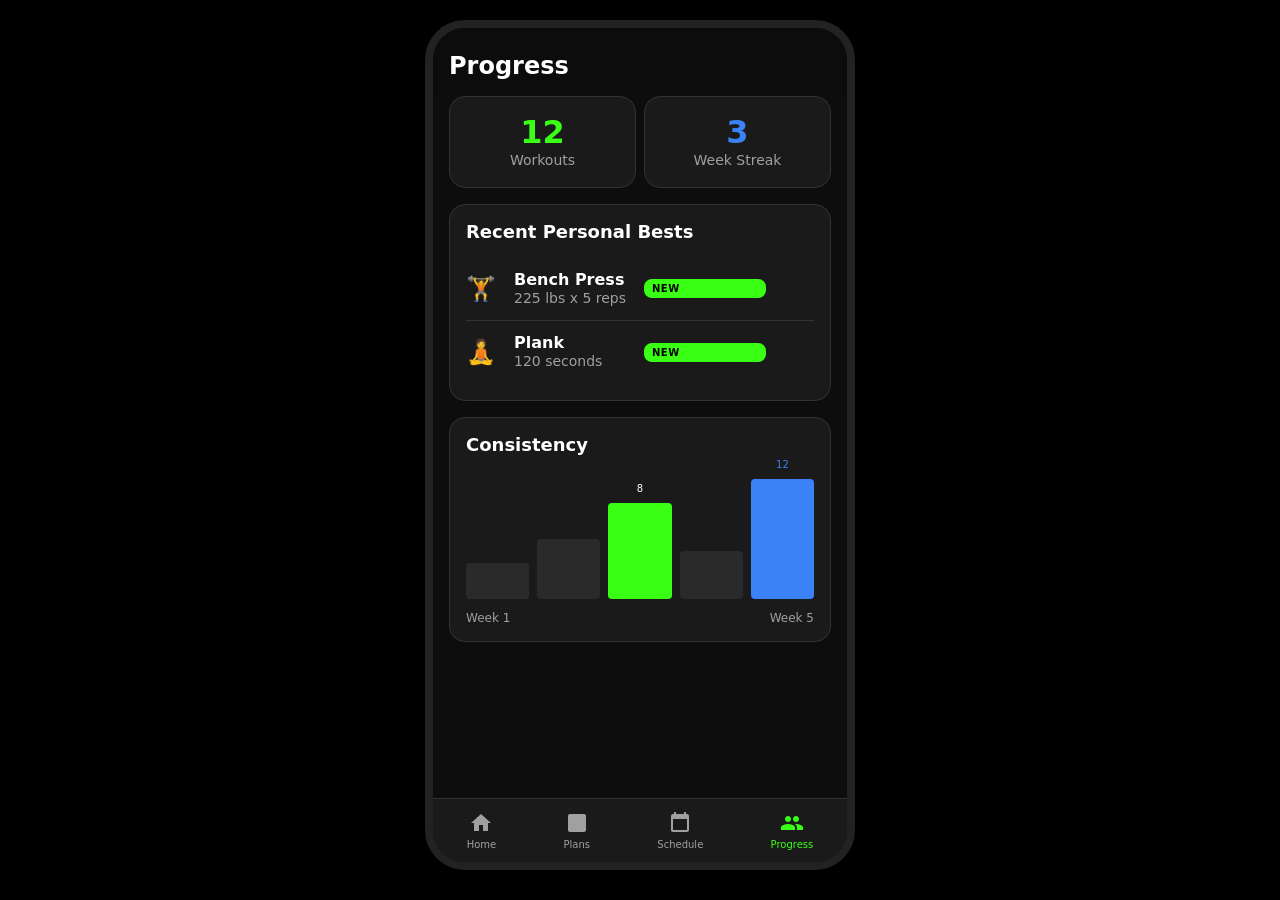
<file: progress.html>
<!DOCTYPE html>
<html lang="en">
<head>
  <meta charset="UTF-8">
  <meta name="viewport" content="width=device-width, initial-scale=1.0">
  <title>Gym Planner - Progress</title>
  <link rel="stylesheet" href="styles.css">
</head>
<body>
  <div id="app-container">
    <div class="header">
      <h1 style="margin:0">Progress</h1>
    </div>
    
    <div class="content">
      <div class="flex-row gap-sm mb-md">
        <div class="card" style="flex:1; text-align:center; margin:0">
          <div style="font-size:32px; font-weight:bold; color:var(--accent-green)">12</div>
          <p>Workouts</p>
        </div>
        <div class="card" style="flex:1; text-align:center; margin:0">
          <div style="font-size:32px; font-weight:bold; color:var(--accent-blue)">3</div>
          <p>Week Streak</p>
        </div>
      </div>
      
      <div class="card">
        <h2>Recent Personal Bests</h2>
        <div class="workout-row mt-md">
          <div style="font-size:24px">🏋️</div>
          <div>
            <strong>Bench Press</strong>
            <p>225 lbs x 5 reps</p>
          </div>
          <div class="badge" style="background:var(--accent-green); color:black">NEW</div>
        </div>
        <div class="workout-row">
          <div style="font-size:24px">🧘</div>
          <div>
            <strong>Plank</strong>
            <p>120 seconds</p>
          </div>
          <div class="badge" style="background:var(--accent-green); color:black">NEW</div>
        </div>
      </div>
      
      <div class="card">
        <h2>Consistency</h2>
        <div style="height:120px; display:flex; align-items:flex-end; gap:8px; margin-top:24px;">
          <div style="flex:1; background:var(--surface-color-light); height:30%; border-radius:4px"></div>
          <div style="flex:1; background:var(--surface-color-light); height:50%; border-radius:4px"></div>
          <div style="flex:1; background:var(--accent-green); height:80%; border-radius:4px; position:relative">
            <div style="position:absolute; top:-20px; left:50%; transform:translateX(-50%); font-size:10px">8</div>
          </div>
          <div style="flex:1; background:var(--surface-color-light); height:40%; border-radius:4px"></div>
          <div style="flex:1; background:var(--accent-blue); height:100%; border-radius:4px; position:relative">
            <div style="position:absolute; top:-20px; left:50%; transform:translateX(-50%); font-size:10px; color:var(--accent-blue)">12</div>
          </div>
        </div>
        <div style="display:flex; justify-content:space-between; margin-top:12px; color:var(--text-secondary); font-size:12px">
          <span>Week 1</span>
          <span>Week 5</span>
        </div>
      </div>
    </div>
  </div>

  <script src="data.js"></script>
  <script src="storage.js"></script>
  <script src="ui.js"></script>
  <script src="app.js"></script>
  <script>
    document.addEventListener('DOMContentLoaded', () => {
      UI.renderBottomNav('progress');
    });
  </script>
</body>
</html>
</file>
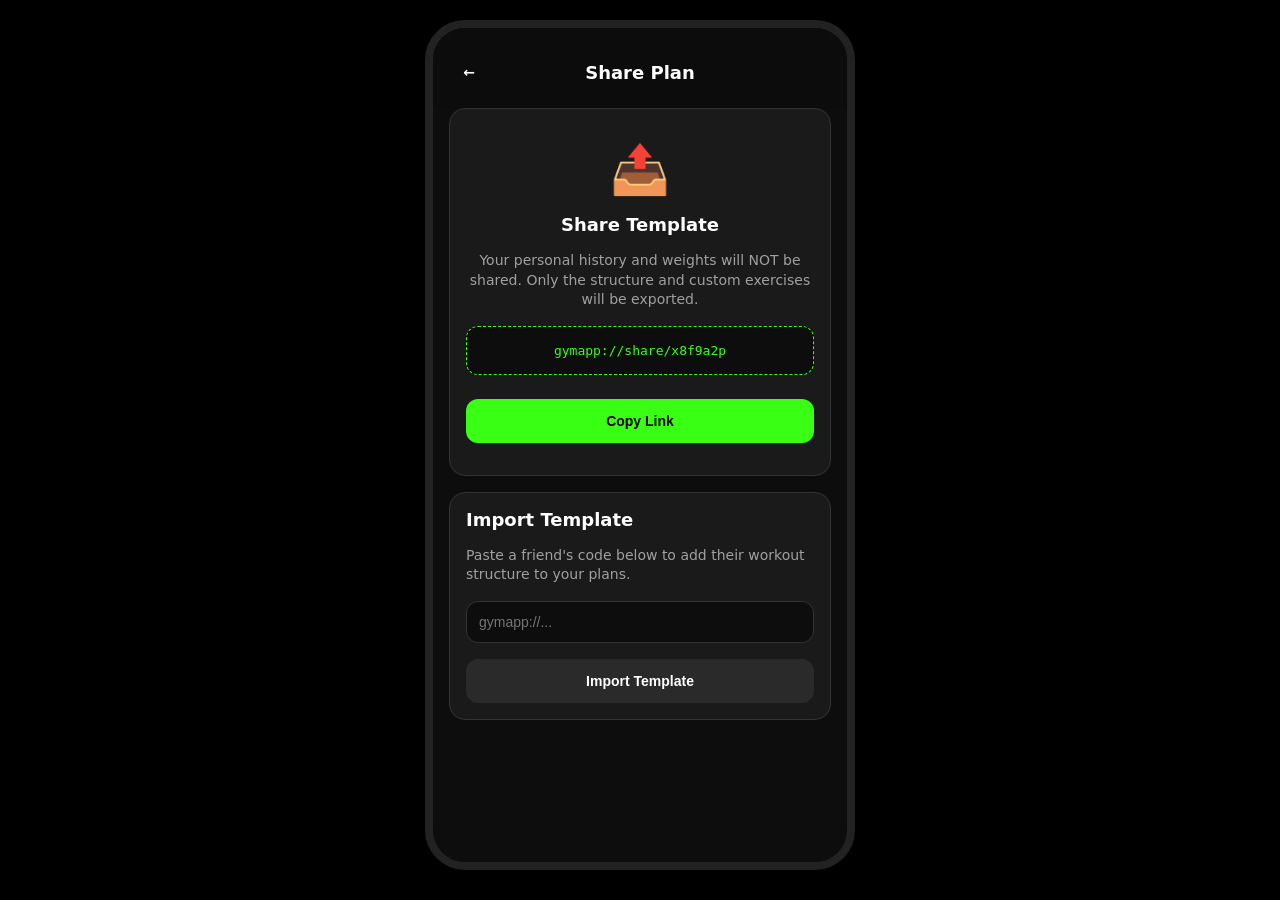
<file: share.html>
<!DOCTYPE html>
<html lang="en">
<head>
  <meta charset="UTF-8">
  <meta name="viewport" content="width=device-width, initial-scale=1.0">
  <title>Gym Planner - Share</title>
  <link rel="stylesheet" href="styles.css">
</head>
<body>
  <div id="app-container">
    <div class="header">
      <a href="plans.html" class="btn btn-icon">←</a>
      <h2 style="margin:0">Share Plan</h2>
      <div style="width:40px"></div>
    </div>
    
    <div class="content">
      <div class="card" style="text-align:center; padding: 32px 16px;">
        <div style="font-size:48px; margin-bottom:16px;">📤</div>
        <h2>Share Template</h2>
        <p class="mt-md mb-md text-secondary">Your personal history and weights will NOT be shared. Only the structure and custom exercises will be exported.</p>
        
        <div style="background:var(--bg-color); padding:16px; border-radius:var(--radius-md); margin-bottom:24px; font-family:monospace; color:var(--accent-green); overflow-x:auto; border: 1px dashed var(--accent-green)">
          gymapp://share/x8f9a2p
        </div>
        
        <button class="btn btn-primary" style="width:100%" onclick="UI.toast('Link Copied to Clipboard!')">Copy Link</button>
      </div>
      
      <div class="card mt-md">
        <h2 class="mb-md">Import Template</h2>
        <p class="mb-md text-secondary">Paste a friend's code below to add their workout structure to your plans.</p>
        <div class="input-group">
          <input type="text" class="input" placeholder="gymapp://...">
        </div>
        <button class="btn" style="width:100%" onclick="UI.toast('Template Imported Successfully!')">Import Template</button>
      </div>
    </div>
  </div>

  <script src="data.js"></script>
  <script src="storage.js"></script>
  <script src="ui.js"></script>
  <script src="app.js"></script>
</body>
</html>
</file>
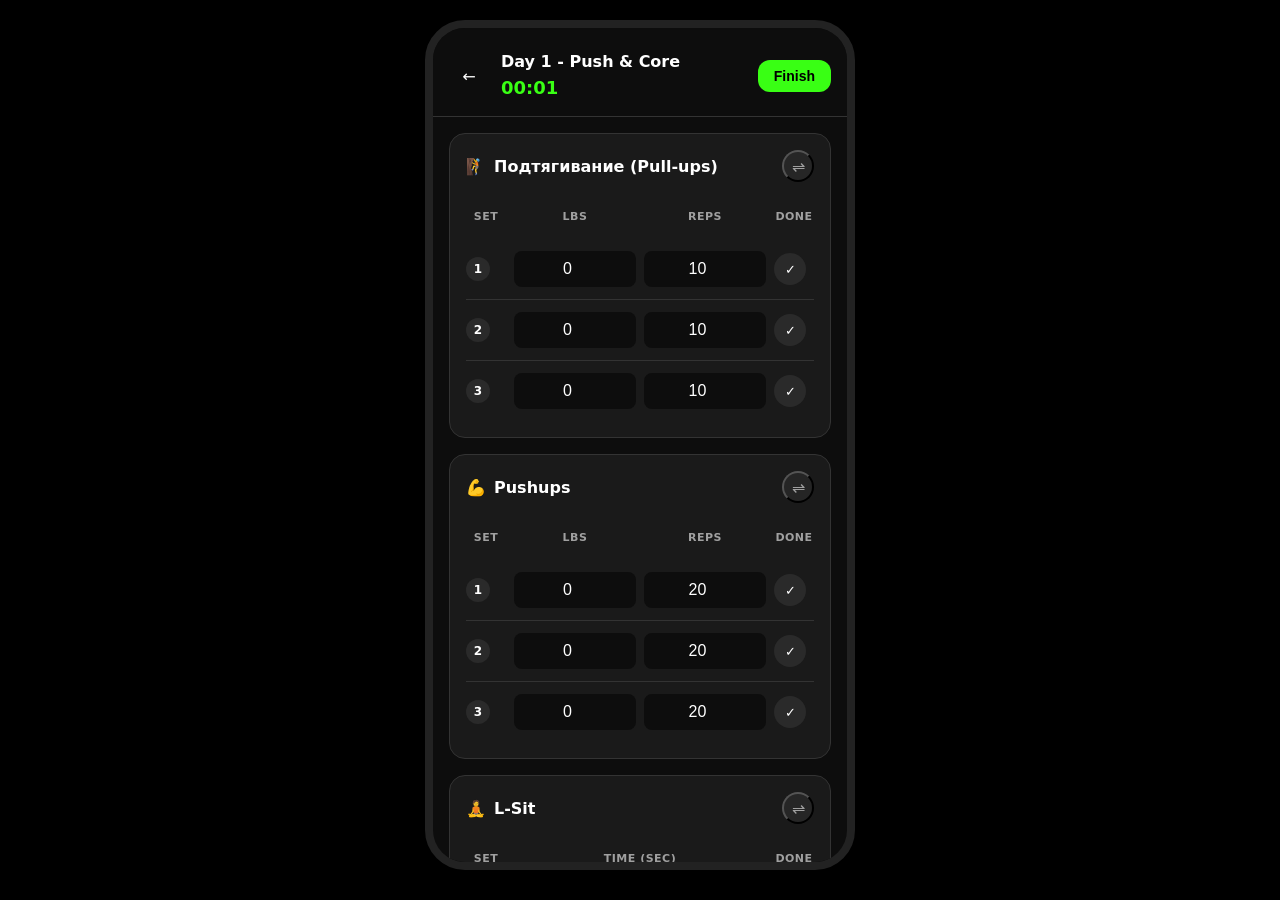
<file: workout.html>
<!DOCTYPE html>
<html lang="en">
<head>
  <meta charset="UTF-8">
  <meta name="viewport" content="width=device-width, initial-scale=1.0">
  <title>Gym Planner - Workout</title>
  <link rel="stylesheet" href="styles.css">
  <style>
    .col-header {
      font-size: 11px;
      color: var(--text-secondary);
      text-transform: uppercase;
      text-align: center;
      font-weight: 800;
      padding-bottom: 8px;
      letter-spacing: 0.5px;
    }
    .save-indicator {
      font-size: 12px;
      color: var(--accent-green);
      opacity: 0;
      transition: opacity 0.3s;
    }
    .save-indicator.show {
      opacity: 1;
    }
  </style>
</head>
<body>
  <div id="app-container">
    <div class="header" style="background:var(--bg-color); border-bottom:1px solid var(--border-color);">
      <a href="javascript:history.back()" class="btn-icon" style="margin-right:12px">←</a>
      <div style="flex:1">
        <h2 style="margin-bottom:4px; font-size:16px;" id="workout-title">Workout</h2>
        <p class="text-green" style="font-size:18px; font-weight:bold; font-variant-numeric: tabular-nums;" id="timer">00:00</p>
      </div>
      <button class="btn btn-primary" style="width:auto; padding:8px 16px" onclick="finishWorkout()">Finish</button>
    </div>
    
    <!-- Rest Timer Overlay -->
    <div id="rest-overlay" style="display:none; position:sticky; top:75px; background:var(--accent-blue); color:white; padding:12px; text-align:center; font-weight:bold; z-index:5; box-shadow: 0 4px 12px rgba(0,0,0,0.5);">
      Rest: <span id="rest-time">01:00</span>
      <button class="btn-icon" style="position:absolute; right:12px; top:6px; background:rgba(255,255,255,0.2); width:30px; height:30px; color:white; display:flex; align-items:center; justify-content:center" onclick="stopRest()">✕</button>
    </div>

    <div class="content" id="workout-content" style="padding-top:16px;">
      <!-- Generated by JS -->
    </div>

    <!-- MODALS FOR EXERCISE SUBSTITUTION -->
    <!-- 1. Reason Modal -->
    <div class="modal-overlay" id="modal-reason">
      <div class="modal-content">
        <div style="text-align:center; margin-bottom:20px;">
          <div style="width:48px; height:48px; background:rgba(239, 68, 68, 0.1); color:var(--accent-red); border-radius:50%; display:flex; align-items:center; justify-content:center; margin:0 auto 16px; font-size:24px; font-weight:bold;">!</div>
          <h2>Equipment Unavailable?</h2>
          <p class="text-secondary">Do you need to switch or skip this exercise?</p>
        </div>
        <button class="btn btn-primary mb-sm" onclick="showAlternativesModal()">Find Alternative</button>
        <button class="btn" style="background:var(--surface-color-light); color:var(--text-primary)" onclick="skipExercise()">Skip Exercise</button>
        <button class="btn mt-md" style="background:transparent; color:var(--text-secondary)" onclick="closeModals()">Cancel</button>
      </div>
    </div>

    <!-- 2. Alternatives List Modal (Bottom Sheet) -->
    <div class="modal-overlay bottom-sheet" id="modal-alternatives">
      <div class="modal-content">
        <div class="flex-row justify-between mb-md">
          <div>
            <p style="font-size:10px; color:var(--text-secondary); font-weight:bold; letter-spacing:1px; text-transform:uppercase">Alternative Exercises</p>
            <h2 style="margin:0" id="alt-title">Alternatives</h2>
          </div>
          <button class="btn-icon" style="background:var(--surface-color-light)" onclick="closeModals()">✕</button>
        </div>
        
        <div style="flex:1; margin: 0 -16px; padding: 0 16px;" id="alt-list">
          <!-- Rendered via JS -->
        </div>
        
        <div style="padding-top:16px;">
          <button class="btn" style="background:var(--surface-color-light); color:var(--text-primary); margin-bottom:8px; border:1px dashed var(--border-color);" onclick="openCreateExerciseModal()">+ Create New Exercise</button>
          <button class="btn btn-primary" id="btn-continue-alt" onclick="showConfirmModal()" disabled style="opacity:0.5">Continue ></button>
        </div>
      </div>
    </div>

    <!-- 3. Confirmation Modal -->
    <div class="modal-overlay" id="modal-confirm">
      <div class="modal-content">
        <div class="flex-row justify-between mb-md">
          <h2 style="margin:0">Confirm Substitution</h2>
          <button class="btn-icon" style="background:var(--surface-color-light); width:30px; height:30px; padding:0" onclick="closeModals()">✕</button>
        </div>
        
        <div class="flex-row justify-between align-center mb-md" style="gap:12px;">
          <div style="flex:1; background:rgba(239, 68, 68, 0.1); border:1px solid var(--accent-red); padding:12px; border-radius:12px;">
            <div style="font-size:10px; color:var(--accent-red); font-weight:bold; margin-bottom:4px">ORIGINAL</div>
            <strong id="confirm-orig-name" style="color:var(--text-primary); font-size:14px">Bench Press</strong>
          </div>
          <div style="color:var(--text-secondary)">➔</div>
          <div style="flex:1; background:rgba(57, 255, 20, 0.1); border:1px solid var(--accent-green); padding:12px; border-radius:12px;">
            <div style="font-size:10px; color:var(--accent-green); font-weight:bold; margin-bottom:4px">NEW</div>
            <strong id="confirm-new-name" style="color:var(--text-primary); font-size:14px">Smith Machine Press</strong>
          </div>
        </div>
        
        <p style="text-align:center; color:var(--text-secondary); margin-bottom:24px; font-size:14px;" id="confirm-text">
          Replace Bench Press with Smith Machine Press in your workout?
        </p>
        
        <button class="btn btn-primary mb-sm" onclick="performSubstitution()">Merge into Workout</button>
        <button class="btn" style="background:transparent; color:var(--text-secondary)" onclick="closeModals()">Cancel</button>
      </div>
    </div>

    <!-- 4. Create New Exercise Modal (Bottom Sheet style) -->
    <div class="modal-overlay bottom-sheet" id="custom-modal">
      <div class="modal-content" style="background:var(--bg-color); color:var(--text-primary); height:90vh; display:flex; flex-direction:column; padding:0">
        <div class="header" style="padding:20px; background:var(--bg-color); border-bottom:1px solid var(--border-color); border-radius: 24px 24px 0 0; position:sticky; top:0;">
          <h2 style="margin:0">New Exercise</h2>
          <button class="btn" style="width:auto; padding:6px 12px; font-size:12px; background:var(--surface-color-light)" onclick="closeCreateExerciseModal()">Close</button>
        </div>
        
        <div style="padding:20px; overflow-y:auto; flex:1">
          <div class="input-group">
            <label>Name</label>
            <input type="text" id="ce-name" class="input" placeholder="e.g. Incline Bench">
          </div>
          
          <div class="input-group">
            <label>Primary Muscle</label>
            <input type="text" id="ce-muscle" class="input" placeholder="e.g. Chest">
          </div>

          <div class="flex-row gap-sm">
            <div class="input-group" style="flex:1">
              <label>Default Sets</label>
              <input type="number" id="ce-sets" class="input" value="3">
            </div>
            <div class="input-group" style="flex:1">
              <label>Default Reps</label>
              <input type="number" id="ce-reps" class="input" value="10">
            </div>
            <div class="input-group" style="flex:1">
              <label>Default Wt(lbs)</label>
              <input type="number" id="ce-weight" class="input" value="0">
            </div>
          </div>
          
          <!-- Image Upload Area -->
          <div style="margin-top: 12px; margin-bottom: 24px;">
            <label style="font-size: 12px; color: var(--text-secondary); margin-bottom: 4px; display:block;">Image</label>
            <div class="image-upload-box" id="img-upload-box" onclick="document.getElementById('ce-image-input').click()">
              <span>Add picture</span>
            </div>
            <input type="file" id="ce-image-input" style="display:none" accept="image/*" onchange="previewImage(event)">
          </div>
          
          <button class="btn btn-primary mb-md" onclick="saveCustomExercise()">Create & Select</button>
        </div>
      </div>
    </div>
  </div>

  <script src="data.js"></script>
  <script src="storage.js"></script>
  <script src="ui.js"></script>
  <script src="app.js"></script>
  <script>
    let restInterval = null;
    let restTime = 0;
    
    const urlParams = new URLSearchParams(window.location.search);
    
    let currentPlanId = urlParams.get('plan') || "p1";
    let currentSessionIndex = parseInt(urlParams.get('session') || "0"); 
    const dateParam = urlParams.get('date');
    
    let activeExerciseIndex = -1;
    let activeOriginalExerciseId = "";
    let selectedAlternativeId = "";
    let currentImageBase64 = null;
    
    function startRest() {
      const overlay = document.getElementById('rest-overlay');
      overlay.style.display = 'block';
      restTime = 60; 
      
      if(restInterval) clearInterval(restInterval);
      restInterval = setInterval(() => {
        restTime--;
        document.getElementById('rest-time').innerText = App.formatTime(restTime);
        if(restTime <= 0) {
          stopRest();
          UI.toast("Rest complete!");
        }
      }, 1000);
    }
    
    function stopRest() {
      if(restInterval) clearInterval(restInterval);
      document.getElementById('rest-overlay').style.display = 'none';
    }

    function saveNotes() {
      const notesEl = document.getElementById('workout-notes');
      if(dateParam && notesEl) {
        const data = Storage.get();
        if(!data.schedule[dateParam]) {
          data.schedule[dateParam] = { planId: currentPlanId, sessionIndex: currentSessionIndex };
        }
        data.schedule[dateParam].notes = notesEl.value;
        Storage.save();
        
        const ind = document.getElementById('note-saved-indicator');
        ind.classList.add('show');
        setTimeout(() => ind.classList.remove('show'), 2000);
      }
    }

    function finishWorkout() {
      saveNotes();
      const data = Storage.get();

      if(dateParam) {
        if(!data.schedule[dateParam]) {
          data.schedule[dateParam] = { planId: currentPlanId, sessionIndex: currentSessionIndex };
        }
        data.schedule[dateParam].status = "completed";
        Storage.save();
      }
      
      UI.toast("Workout Saved! Great job!");
      setTimeout(() => window.location = 'progress.html', 1000);
    }

    // --- Modal Logic ---

    function closeModals() {
      document.querySelectorAll('.modal-overlay').forEach(el => el.classList.remove('active'));
    }

    function initiateSubstitution(exerciseIndex, originalExerciseId) {
      activeExerciseIndex = exerciseIndex;
      activeOriginalExerciseId = originalExerciseId;
      selectedAlternativeId = ""; 
      document.getElementById('modal-reason').classList.add('active');
    }

    function skipExercise() {
      const el = document.getElementById(`exercise-card-${activeExerciseIndex}`);
      if(el) {
        el.classList.add('skipped-exercise');
        UI.toast("Exercise Skipped");
      }
      closeModals();
    }

    function showAlternativesModal() {
      document.getElementById('modal-reason').classList.remove('active');
      document.getElementById('modal-alternatives').classList.add('active');
      
      const data = Storage.get();
      const origEx = data.exercises.find(e => e.id === activeOriginalExerciseId);
      document.getElementById('alt-title').innerText = `${origEx.name} Alternatives`;
      
      const list = document.getElementById('alt-list');
      list.innerHTML = '';
      
      let alternatives = data.exercises.filter(e => e.primaryMuscle === origEx.primaryMuscle && e.id !== origEx.id);
      if(alternatives.length === 0) {
        alternatives = data.exercises.filter(e => e.id !== origEx.id).slice(0, 5);
      }
      
      // Sort alternatives so the newly created exercise can be at the top if we selected it
      if (selectedAlternativeId) {
         const newExIndex = alternatives.findIndex(e => e.id === selectedAlternativeId);
         if (newExIndex === -1) {
            const addedEx = data.exercises.find(e => e.id === selectedAlternativeId);
            if (addedEx) alternatives.unshift(addedEx);
         } else {
            const addedEx = alternatives.splice(newExIndex, 1)[0];
            alternatives.unshift(addedEx);
         }
      }

      alternatives.forEach(ex => {
        const card = document.createElement('div');
        card.className = 'radio-card';
        if(ex.id === selectedAlternativeId) card.classList.add('selected');
        card.onclick = () => selectAlternative(ex.id, card);
        card.innerHTML = `
          <div>
            <div style="font-weight:600; margin-bottom:4px; color:var(--text-primary)">${ex.name}</div>
            <div style="font-size:12px; color:var(--text-secondary)">${ex.primaryMuscle} • ${ex.equipment}</div>
          </div>
          <div class="radio-circle"></div>
        `;
        list.appendChild(card);
      });

      updateContinueBtn();
    }

    function selectAlternative(id, cardElement) {
      selectedAlternativeId = id;
      document.querySelectorAll('#alt-list .radio-card').forEach(el => el.classList.remove('selected'));
      cardElement.classList.add('selected');
      updateContinueBtn();
    }

    function updateContinueBtn() {
      const btn = document.getElementById('btn-continue-alt');
      if(selectedAlternativeId) {
        btn.disabled = false;
        btn.style.opacity = '1';
      } else {
        btn.disabled = true;
        btn.style.opacity = '0.5';
      }
    }

    function showConfirmModal() {
      document.getElementById('modal-alternatives').classList.remove('active');
      
      const data = Storage.get();
      const origEx = data.exercises.find(e => e.id === activeOriginalExerciseId);
      const newEx = data.exercises.find(e => e.id === selectedAlternativeId);
      
      document.getElementById('confirm-orig-name').innerText = origEx.name;
      document.getElementById('confirm-new-name').innerText = newEx.name;
      document.getElementById('confirm-text').innerText = `Replace ${origEx.name} with ${newEx.name} in your workout?`;
      
      document.getElementById('modal-confirm').classList.add('active');
    }

    function performSubstitution() {
      const data = Storage.get();
      const plan = data.plans.find(p => p.id === currentPlanId);
      const session = plan.sessions[currentSessionIndex];
      const newEx = data.exercises.find(e => e.id === selectedAlternativeId);
      
      session.exercises[activeExerciseIndex].exerciseId = selectedAlternativeId;
      if(session.exercises[activeExerciseIndex].trackingMode === 'reps') {
         session.exercises[activeExerciseIndex].weight = newEx.defaultWeight || 0;
      }
      Storage.save(); 
      
      closeModals();
      UI.toast("Exercise Substituted!");
      renderWorkout();
    }

    // --- Custom Exercise Creation Logic ---

    function openCreateExerciseModal() {
      document.getElementById('modal-alternatives').classList.remove('active');
      document.getElementById('custom-modal').classList.add('active');
      
      document.getElementById('ce-name').value = '';
      document.getElementById('ce-muscle').value = '';
      document.getElementById('ce-sets').value = '3';
      document.getElementById('ce-reps').value = '10';
      document.getElementById('ce-weight').value = '0';
      currentImageBase64 = null;
      
      const box = document.getElementById('img-upload-box');
      if (box) {
         box.style.backgroundImage = 'none';
         box.classList.remove('has-image');
      }
    }

    function closeCreateExerciseModal() {
      document.getElementById('custom-modal').classList.remove('active');
      document.getElementById('modal-alternatives').classList.add('active');
    }

    function previewImage(event) {
      const file = event.target.files[0];
      if (file) {
        const reader = new FileReader();
        reader.onload = function(e) {
          currentImageBase64 = e.target.result;
          const box = document.getElementById('img-upload-box');
          if (box) {
            box.style.backgroundImage = `url(${currentImageBase64})`;
            box.classList.add('has-image');
          }
        }
        reader.readAsDataURL(file);
      }
    }

    function saveCustomExercise() {
      const name = document.getElementById('ce-name').value;
      const muscle = document.getElementById('ce-muscle').value;
      const sets = parseInt(document.getElementById('ce-sets').value) || 3;
      const reps = parseInt(document.getElementById('ce-reps').value) || 10;
      const weight = parseInt(document.getElementById('ce-weight').value) || 0;
      
      if (!name) return;
      
      const data = Storage.get();
      const newId = 'e' + Date.now();
      
      data.exercises.unshift({
        id: newId,
        name,
        primaryMuscle: muscle || 'Full Body',
        category: 'custom',
        equipment: 'Custom',
        defaultSets: sets,
        defaultReps: reps,
        defaultWeight: weight,
        image: currentImageBase64 || '✨' 
      });
      
      Storage.save();
      selectedAlternativeId = newId;
      
      closeCreateExerciseModal();
      showAlternativesModal(); // re-render the list with the new exercise selected
      UI.toast('Exercise Created & Selected!');
    }

    // --- Rendering ---

    function getExerciseImageHTML(ex) {
      if(ex && ex.image && ex.image.startsWith('data:')) {
        return `<img src="${ex.image}" style="width:24px; height:24px; border-radius:4px; object-fit:cover; display:inline-block; vertical-align:middle; margin-right:8px;">`;
      }
      return `<span style="margin-right:8px">${ex ? ex.image : '🏋️'}</span>`;
    }

    function renderWorkout() {
      const data = Storage.get();
      
      if(dateParam && data.schedule[dateParam]) {
         currentPlanId = data.schedule[dateParam].planId;
         currentSessionIndex = data.schedule[dateParam].sessionIndex;
      }

      const plan = data.plans.find(p => p.id === currentPlanId);
      if(!plan || !plan.sessions[currentSessionIndex]) {
         document.getElementById('workout-title').innerText = "Workout Not Found";
         return;
      }

      const session = plan.sessions[currentSessionIndex];
      
      document.getElementById('workout-title').innerText = session.name;
      
      const content = document.getElementById('workout-content');
      content.innerHTML = '';
      
      session.exercises.forEach((ex, idx) => {
        const exerciseData = data.exercises.find(e => e.id === ex.exerciseId) || {name: "Unknown", image:"❓"};
        
        const card = document.createElement('div');
        card.className = 'card';
        card.id = `exercise-card-${idx}`;
        
        const imgHtml = getExerciseImageHTML(exerciseData);
        
        let headerHtml = `
          <div class="flex-row justify-between mb-md">
            <h3 style="margin:0; display:flex; align-items:center; font-size:16px; color:var(--text-primary)">${imgHtml} ${exerciseData.name}</h3>
            <button class="btn-icon" onclick="initiateSubstitution(${idx}, '${exerciseData.id}')" style="background:rgba(255,255,255,0.05); color:var(--text-secondary); width:32px; height:32px; font-size:16px" title="Substitute">⇌</button>
          </div>
        `;
        
        let rowsHtml = '';
        if (ex.trackingMode === 'reps') {
          rowsHtml += `
            <div class="workout-row" style="padding-bottom:8px; border:none; grid-template-columns: 40px 1fr 1fr 40px;">
              <div class="col-header">Set</div>
              <div class="col-header">lbs</div>
              <div class="col-header">Reps</div>
              <div class="col-header">Done</div>
            </div>
          `;
          for(let i=1; i<=ex.sets; i++) {
            let defWeight = ex.weight !== undefined ? ex.weight : (exerciseData.defaultWeight || 0);
            rowsHtml += `
              <div class="workout-row">
                <div class="set-number">${i}</div>
                <div><input type="number" class="set-input" placeholder="lbs" value="${defWeight}"></div>
                <div><input type="number" class="set-input" placeholder="reps" value="${ex.targetReps}"></div>
                <button class="check-btn" onclick="this.classList.toggle('completed'); if(this.classList.contains('completed')) startRest();">✓</button>
              </div>
            `;
          }
        } else if (ex.trackingMode === 'timer') {
           rowsHtml += `
            <div class="workout-row" style="padding-bottom:8px; border:none; grid-template-columns: 40px 1fr 1fr 40px;">
              <div class="col-header">Set</div>
              <div class="col-header" style="grid-column: span 2">Time (sec)</div>
              <div class="col-header">Done</div>
            </div>
          `;
          for(let i=1; i<=ex.sets; i++) {
            let defSec = ex.durationSec || exerciseData.durationSec || 60;
            rowsHtml += `
              <div class="workout-row">
                <div class="set-number">${i}</div>
                <div style="grid-column: span 2"><input type="number" class="set-input" placeholder="sec" value="${defSec}"></div>
                <button class="check-btn" onclick="this.classList.toggle('completed'); if(this.classList.contains('completed')) startRest();">✓</button>
              </div>
            `;
          }
        }
        
        card.innerHTML = headerHtml + rowsHtml;
        content.appendChild(card);
      });
      
      const noteCard = document.createElement('div');
      noteCard.className = 'card';
      noteCard.style.borderLeft = '4px solid var(--accent-blue)';
      let prevNotes = "";
      if (dateParam && data.schedule[dateParam] && data.schedule[dateParam].notes) {
          prevNotes = data.schedule[dateParam].notes;
      }
      noteCard.innerHTML = `
        <div class="flex-row justify-between align-center mb-sm">
           <h3 style="color:var(--accent-blue); margin:0;">📝 Session Notes</h3>
           <span id="note-saved-indicator" class="save-indicator">Saved! ✓</span>
        </div>
        <textarea id="workout-notes" class="input" style="height:100px; resize:none; font-size:14px; padding:12px; background:rgba(0,0,0,0.2)" placeholder="Record how it felt, equipment used, or any modifications..." onblur="saveNotes()">${prevNotes}</textarea>
      `;
      content.appendChild(noteCard);
    }

    document.addEventListener('DOMContentLoaded', () => {
      let seconds = 0;
      setInterval(() => {
        seconds++;
        document.getElementById('timer').innerText = App.formatTime(seconds);
      }, 1000);

      renderWorkout();
    });
  </script>
</body>
</html>
</file>
<file: styles.css>
:root {
  --bg-color: #0d0d0d;
  --surface-color: #1a1a1a;
  --surface-color-light: #2a2a2a;
  --accent-green: #39ff14;
  --accent-blue: #3b82f6; 
  --accent-red: #ef4444;
  --text-primary: #ffffff;
  --text-secondary: #a0a0a0;
  --border-color: #333333;
  --radius-lg: 16px;
  --radius-md: 12px;
  --radius-sm: 8px;
  --spacing-xs: 4px;
  --spacing-sm: 8px;
  --spacing-md: 16px;
  --spacing-lg: 24px;
  --spacing-xl: 32px;
  --nav-height: 64px;
  --font-sans: 'Inter', system-ui, -apple-system, sans-serif;
}

* {
  box-sizing: border-box;
  margin: 0;
  padding: 0;
  -webkit-tap-highlight-color: transparent;
}

body {
  font-family: var(--font-sans);
  background-color: #000;
  color: var(--text-primary);
  display: flex;
  justify-content: center;
  min-height: 100vh;
}

#app-container {
  width: 100%;
  max-width: 430px; 
  background-color: var(--bg-color);
  min-height: 100vh;
  position: relative;
  display: flex;
  flex-direction: column;
  box-shadow: 0 0 20px rgba(0,0,0,0.5);
  overflow-x: hidden;
}

@media (min-width: 431px) {
  body {
    padding: 20px 0;
  }
  #app-container {
    height: 850px;
    min-height: auto;
    border-radius: 40px;
    border: 8px solid #222;
    overflow: hidden;
  }
}

.header {
  padding: var(--spacing-lg) var(--spacing-md) var(--spacing-md);
  position: sticky;
  top: 0;
  background: rgba(13, 13, 13, 0.9);
  backdrop-filter: blur(10px);
  z-index: 10;
  display: flex;
  justify-content: space-between;
  align-items: center;
}

.content {
  flex: 1;
  padding: 0 var(--spacing-md) calc(var(--nav-height) + var(--spacing-lg));
  overflow-y: auto;
  overflow-x: hidden;
}

.bottom-nav {
  position: absolute;
  bottom: 0;
  left: 0;
  width: 100%;
  height: var(--nav-height);
  background: var(--surface-color);
  border-top: 1px solid var(--border-color);
  display: flex;
  justify-content: space-around;
  align-items: center;
  z-index: 100;
}

.nav-item {
  display: flex;
  flex-direction: column;
  align-items: center;
  color: var(--text-secondary);
  text-decoration: none;
  font-size: 10px;
  gap: 4px;
  transition: color 0.2s;
}

.nav-item.active {
  color: var(--accent-green);
}

.nav-icon {
  width: 24px;
  height: 24px;
  fill: currentColor;
}

/* Typography */
h1 { font-size: 24px; font-weight: 700; margin-bottom: var(--spacing-sm); }
h2 { font-size: 18px; font-weight: 600; margin-bottom: var(--spacing-sm); }
h3 { font-size: 16px; font-weight: 600; margin-bottom: var(--spacing-xs); }
p { font-size: 14px; color: var(--text-secondary); line-height: 1.4; }

/* Components */
.card {
  background: var(--surface-color);
  border-radius: var(--radius-lg);
  padding: var(--spacing-md);
  margin-bottom: var(--spacing-md);
  border: 1px solid var(--border-color);
  transition: transform 0.2s;
}

.btn {
  background: var(--surface-color-light);
  color: var(--text-primary);
  border: none;
  padding: 14px 16px;
  border-radius: var(--radius-md);
  font-weight: 600;
  font-size: 14px;
  cursor: pointer;
  display: inline-flex;
  align-items: center;
  justify-content: center;
  gap: 8px;
  transition: all 0.2s;
  text-decoration: none;
  width: 100%;
}

.btn:active {
  transform: scale(0.98);
}

.btn-primary {
  background: var(--accent-green);
  color: #000;
}

.btn-primary:active {
  background: #2ebd10;
}

.btn-blue {
  background: var(--accent-blue);
  color: #fff;
}

.btn-blue:active {
  background: #2563eb;
}

.btn-icon {
  padding: 8px;
  border-radius: 50%;
  width: 40px;
  height: 40px;
  background: transparent;
  color: var(--text-primary);
  text-decoration: none;
  display: inline-flex;
  align-items: center;
  justify-content: center;
}

.btn-icon:hover {
  background: var(--surface-color-light);
}

.badge {
  display: inline-block;
  padding: 4px 8px;
  border-radius: var(--radius-sm);
  background: var(--surface-color-light);
  font-size: 10px;
  font-weight: 600;
  text-transform: uppercase;
  letter-spacing: 0.5px;
}

.input-group {
  margin-bottom: var(--spacing-md);
}

.input-group label {
  display: block;
  font-size: 12px;
  color: var(--text-secondary);
  margin-bottom: var(--spacing-xs);
}

.input, .select {
  width: 100%;
  background: var(--bg-color);
  border: 1px solid var(--border-color);
  color: var(--text-primary);
  padding: 12px;
  border-radius: var(--radius-md);
  font-size: 14px;
}

.input:focus, .select:focus {
  outline: none;
  border-color: var(--accent-green);
}

/* Utilities */
.flex-row { display: flex; align-items: center; }
.justify-between { justify-content: space-between; }
.gap-sm { gap: var(--spacing-sm); }
.gap-md { gap: var(--spacing-md); }
.mt-md { margin-top: var(--spacing-md); }
.mb-sm { margin-bottom: var(--spacing-sm); }
.mb-md { margin-bottom: var(--spacing-md); }
.text-green { color: var(--accent-green); }
.text-blue { color: var(--accent-blue); }
.text-red { color: var(--accent-red); }
.text-secondary { color: var(--text-secondary); }
.text-center { text-align: center; }

/* Workout specific UI */
.workout-row {
  display: grid;
  grid-template-columns: 40px 1fr 1fr 40px;
  gap: 8px;
  align-items: center;
  padding: 12px 0;
  border-bottom: 1px solid var(--border-color);
}
.workout-row:last-child {
  border-bottom: none;
}
.set-number {
  background: var(--surface-color-light);
  width: 24px;
  height: 24px;
  border-radius: 50%;
  display: flex;
  align-items: center;
  justify-content: center;
  font-size: 12px;
  font-weight: bold;
}
.set-input {
  background: var(--bg-color);
  border: 1px solid transparent;
  color: white;
  font-size: 16px;
  text-align: center;
  width: 100%;
  padding: 8px;
  border-radius: 8px;
  transition: border-color 0.2s;
}
.set-input:focus {
  outline: none;
  border-color: var(--accent-green);
}
.check-btn {
  width: 32px;
  height: 32px;
  border-radius: 50%;
  background: var(--surface-color-light);
  border: none;
  color: white;
  display: flex;
  align-items: center;
  justify-content: center;
  cursor: pointer;
  transition: all 0.2s;
}
.check-btn.completed {
  background: var(--accent-green);
  color: black;
}
.skipped-exercise {
  opacity: 0.4;
  text-decoration: line-through;
  pointer-events: none;
}

/* Modals & Overlays */
.modal-overlay {
  display: none;
  position: absolute;
  top: 0; left: 0; right: 0; bottom: 0;
  background: rgba(0,0,0,0.8);
  backdrop-filter: blur(4px);
  z-index: 200;
  align-items: center;
  justify-content: center;
}
.modal-overlay.active {
  display: flex;
}
.modal-content {
  background: var(--surface-color);
  color: var(--text-primary);
  width: 90%;
  max-width: 360px;
  border-radius: var(--radius-lg);
  padding: var(--spacing-lg);
  box-shadow: 0 10px 40px rgba(0,0,0,0.8);
  animation: slideUp 0.3s ease-out;
  border: 1px solid var(--border-color);
}
.bottom-sheet {
  align-items: flex-end;
}
.bottom-sheet .modal-content {
  width: 100%;
  max-width: 430px;
  border-radius: 24px 24px 0 0;
  padding-bottom: calc(var(--spacing-lg) + env(safe-area-inset-bottom));
  animation: slideUpBottom 0.3s ease-out;
  max-height: 85vh;
  overflow-y: auto;
}

@keyframes slideUp {
  from { opacity: 0; transform: translateY(20px); }
  to { opacity: 1; transform: translateY(0); }
}
@keyframes slideUpBottom {
  from { transform: translateY(100%); }
  to { transform: translateY(0); }
}

/* Custom Radio */
.radio-card {
  display: flex;
  align-items: center;
  justify-content: space-between;
  padding: 16px;
  border: 1px solid var(--border-color);
  border-radius: var(--radius-md);
  margin-bottom: 8px;
  cursor: pointer;
  transition: border-color 0.2s;
  background: var(--bg-color);
}
.radio-card.selected {
  border-color: var(--accent-green);
  background: rgba(57, 255, 20, 0.05);
}
.radio-circle {
  width: 20px;
  height: 20px;
  border-radius: 50%;
  border: 2px solid var(--text-secondary);
  display: flex;
  align-items: center;
  justify-content: center;
}
.radio-card.selected .radio-circle {
  border-color: var(--accent-green);
}
.radio-card.selected .radio-circle::after {
  content: '';
  width: 10px;
  height: 10px;
  border-radius: 50%;
  background: var(--accent-green);
}

/* Calendar specifics */
.calendar-grid {
  display: grid;
  grid-template-columns: repeat(7, 1fr);
  gap: 8px;
  margin-top: 16px;
}
.calendar-day-header {
  color: var(--text-secondary);
  font-size: 12px;
  text-align: center;
  margin-bottom: 8px;
}
.calendar-day {
  aspect-ratio: 1;
  display: flex;
  align-items: center;
  justify-content: center;
  border-radius: 8px;
  background: var(--bg-color);
  font-size: 14px;
  cursor: pointer;
  position: relative;
  transition: all 0.2s;
}
.calendar-day.empty {
  background: transparent;
  cursor: default;
}
.calendar-day.today {
  border: 1px solid var(--text-primary);
}
.calendar-day.done {
  background: var(--accent-blue);
  color: black;
  font-weight: bold;
}
.calendar-day.skipped {
  background: var(--accent-red);
  color: white;
  font-weight: bold;
}
.calendar-day.upcoming {
  border: 1px solid var(--accent-green);
  color: var(--accent-green);
  font-weight: bold;
}
.calendar-day:active:not(.empty) {
  transform: scale(0.9);
}

/* Progress Chart */
.chart-card {
  background: var(--bg-color);
  color: var(--text-primary);
  border-radius: var(--radius-md);
  padding: 20px;
  margin-top: 16px;
  display: none; 
  animation: slideDown 0.3s ease-out;
  border: 1px solid var(--border-color);
}
.chart-card.active {
  display: block;
}
@keyframes slideDown {
  from { opacity: 0; transform: translateY(-10px); }
  to { opacity: 1; transform: translateY(0); }
}
.chart-stats {
  display: flex;
  justify-content: space-between;
  margin-bottom: 20px;
  border-bottom: 1px solid var(--border-color);
  padding-bottom: 16px;
}
.chart-stat-item {
  text-align: center;
}
.chart-stat-val {
  font-size: 24px;
  font-weight: bold;
}
.chart-stat-label {
  font-size: 10px;
  color: var(--text-secondary);
  text-transform: uppercase;
}
.svg-chart {
  width: 100%;
  height: 120px;
}
</file>
